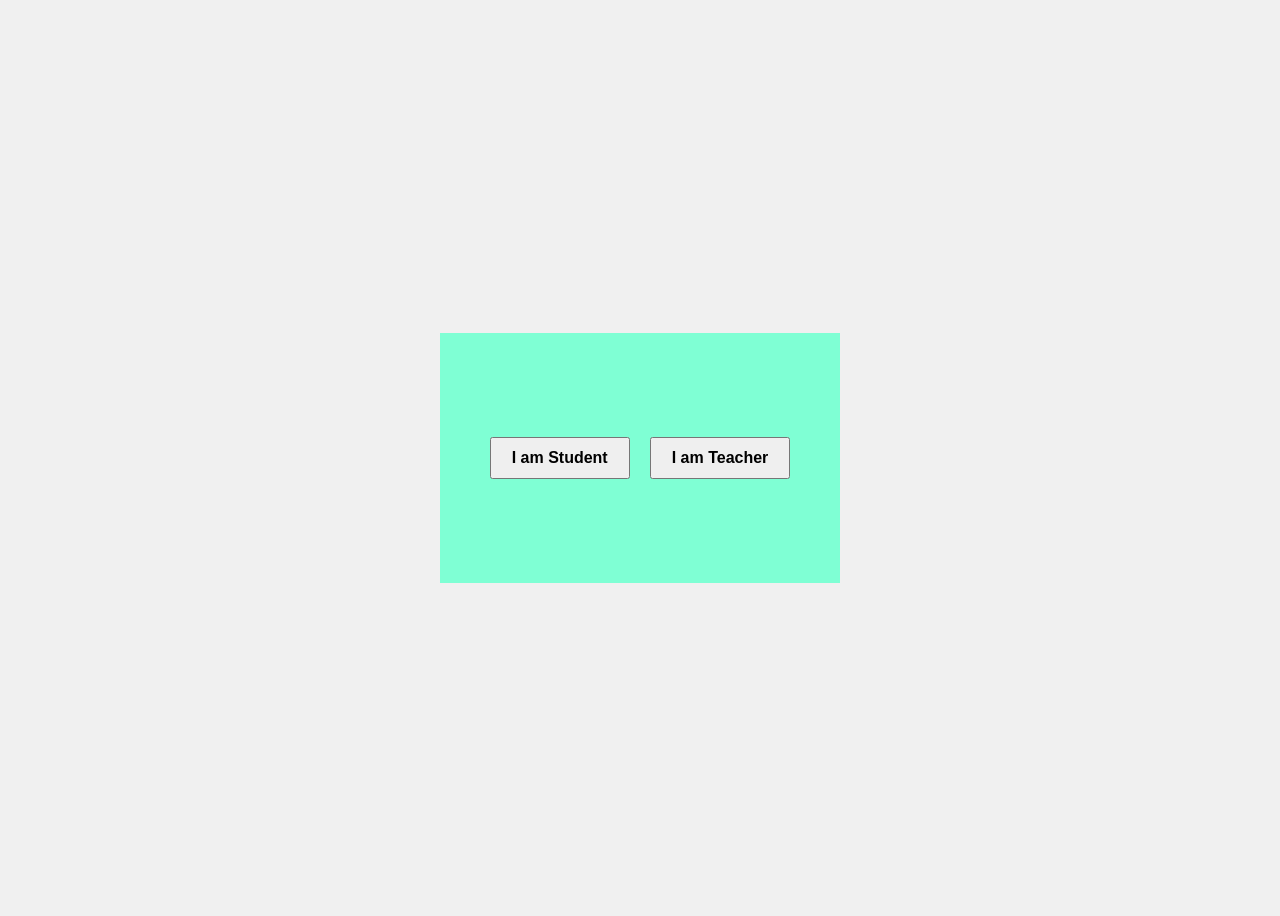
<file: index.html>
<!DOCTYPE html>
<html lang="en">
<head>
    <meta charset="UTF-8">
    <meta name="viewport" content="width=device-width, initial-scale=1.0">
    <title>login</title>
    <style>
        body {
            display: flex;
            justify-content: center;
            align-items: center;
            height: 100vh;
            background-color: #f0f0f0;
        }
        div {
            display: flex;
            justify-content: center;
            align-items: center;
            text-align: center;
            width: 400px;
            height: 250px;
            background-color: aquamarine;
        }
        button {
            padding: 10px 20px;
            margin: 10px;
            font-size: 16px;
            font-weight: bold;
            cursor: pointer;
        }
    </style>
    
</head>
<body>
<div>
    <button id="student">I am Student</button><br>
    <button id="teacher">I am Teacher</button>
</div>
<script>
    document.getElementById('student').addEventListener('click', function() {
        window.location.href = 'student_login.html';
    });

    document.getElementById('teacher').addEventListener('click', function() {
        window.location.href = 'staff_login.html';
    });
</script>
</body>
</html>
</file>
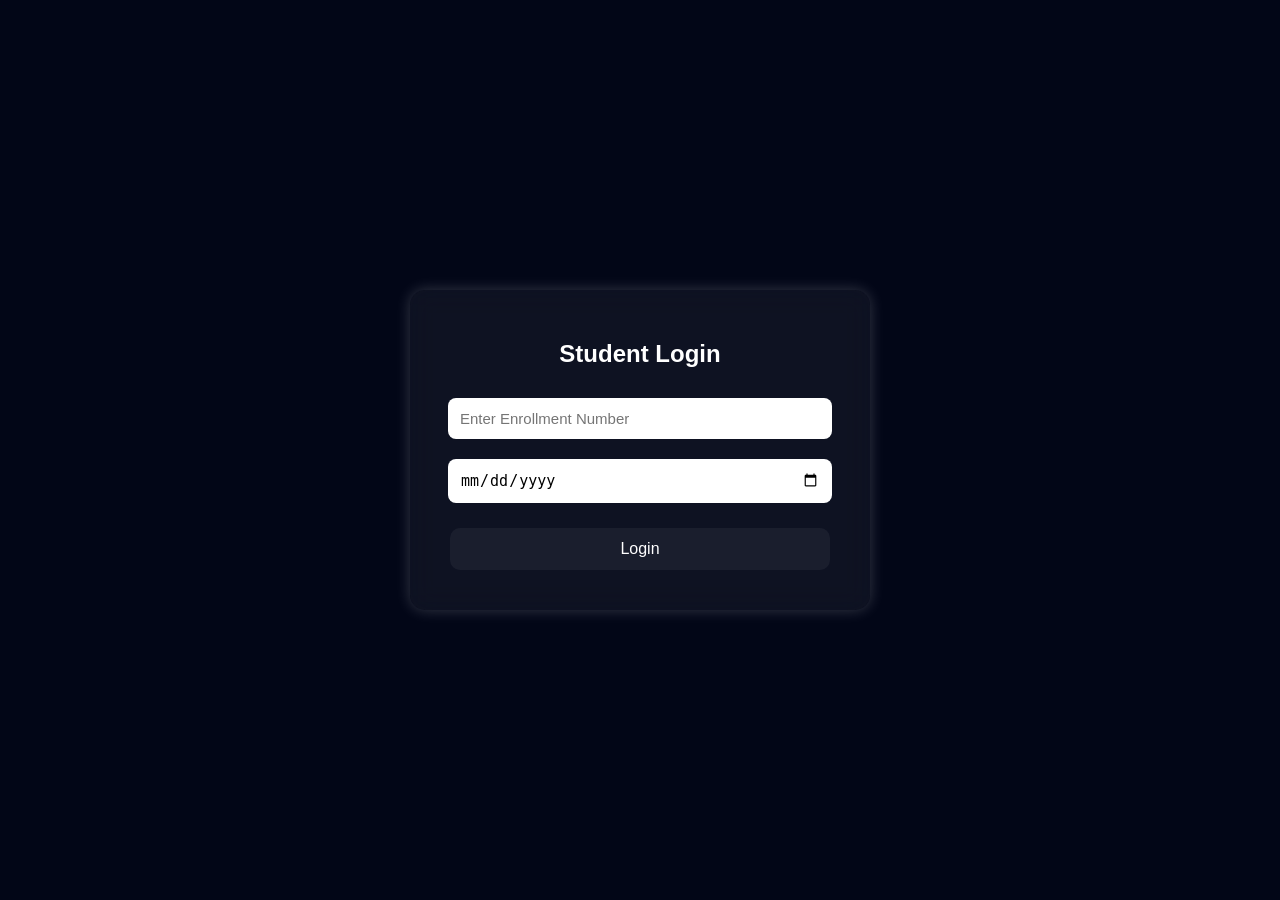
<file: student_login.html>
<!DOCTYPE html>
<html lang="en">

<head>
    <meta charset="UTF-8">
    <meta name="viewport" content="width=device-width, initial-scale=1.0">

    <style>
        body {
            margin: 0;
            font-family: Arial, sans-serif;
            background: #020617;
            display: flex;
            justify-content: center;
            align-items: center;
            height: 100vh;
            overflow: hidden;
        }

        .container {
            width: 100%;
            max-width: 400px;
            padding: 30px;
            border-radius: 15px;
            text-align: center;

            background: rgba(255, 255, 255, 0.05);
            backdrop-filter: blur(12px);
            -webkit-backdrop-filter: blur(12px);

            box-shadow: 0 0 15px rgba(255, 255, 255, 0.2);
        }

        h2 {
            color: white;
            margin-bottom: 20px;
        }

        input {
            width: 90%;
            padding: 12px;
            margin: 10px 0;
            border-radius: 8px;
            border: none;
            outline: none;
            font-size: 15px;
        }

        button {
            width: 95%;
            padding: 12px;
            margin-top: 15px;
            border-radius: 10px;
            border: none;
            background: rgba(255, 255, 255, 0.05);
            color: white;
            font-size: 16px;
            cursor: pointer;
            transition: 0.3s;
        }

        button:hover {
            box-shadow: 0 0 12px rgb(19, 190, 206);
            transform: scale(1.05);
        }

        .error {
            color: red;
            font-size: 14px;
            margin-top: 10px;
        }

        
    </style>

    <title>Student Login</title>
</head>

<body>

    <div class="container">
        <h2> Student Login</h2>

        <input type="text" id="enroll" placeholder="Enter Enrollment Number">
        <input type="date" id="dob">

        <button onclick="login()">Login</button>

        <div class="error" id="errorMsg"></div>
    </div>

 

    <script>
        // Dummy student database (for prototype)

async function login() {
    const enroll = document.getElementById("enroll").value;
    const dob = document.getElementById("dob").value;
    const errorMsg = document.getElementById("errorMsg");

    if (!enroll || !dob) {
        errorMsg.textContent = "Please fill all fields";
        return;
    }

    try {
        // Send data to our Node.js server
        const response = await fetch('http://localhost:3000/login.html', {
            method: 'POST',
            headers: { 'Content-Type': 'application/json' },
            body: JSON.stringify({ enroll, dob })
        });

        const result = await response.json();

        if (result.success) {
            sessionStorage.setItem("studentLoggedIn", "true");
            sessionStorage.setItem("enroll", enroll);
            window.location.href = "../students/student_dashboard.html";
        } else {
            errorMsg.textContent = result.message;
        }
    } catch (err) {
        errorMsg.textContent = "Server is not running!";
    }
}
    </script>

</body>

</html>
</file>
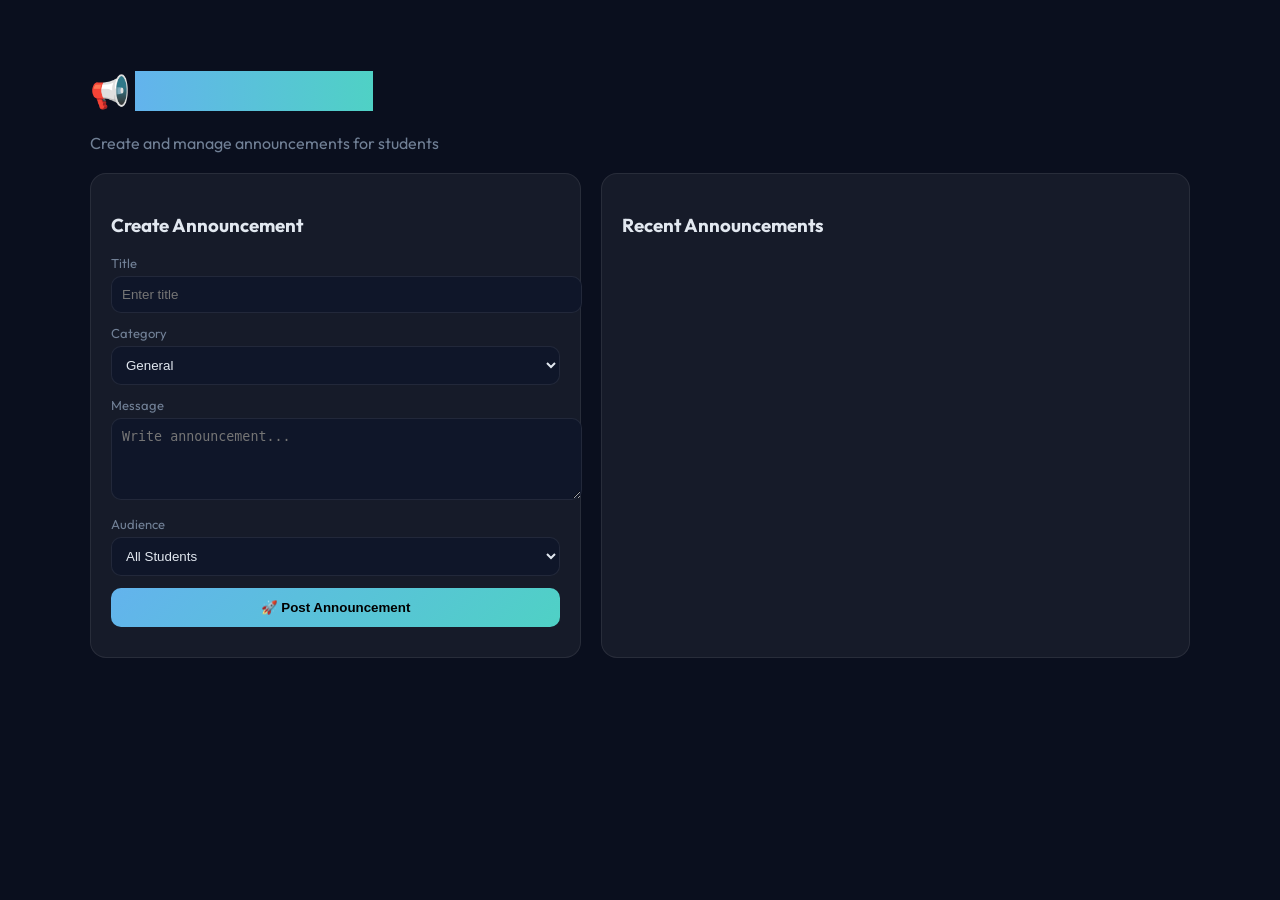
<file: management/announcements_management.html>
<!DOCTYPE html>
<html lang="en">

<head>
    <meta charset="UTF-8">
    <meta name="viewport" content="width=device-width, initial-scale=1.0">
    <title>GOATECH – Announcements</title>

    <link
        href="https://fonts.googleapis.com/css2?family=Outfit:wght@300;400;600;700&family=JetBrains+Mono:wght@400;600&display=swap"
        rel="stylesheet">

    <style>
        :root {
            --bg: #0a0f1e;
            --bg2: #0f1629;
            --card: rgba(255, 255, 255, 0.05);
            --border: rgba(255, 255, 255, 0.08);

            --blue: #63b3ed;
            --teal: #4fd1c5;
            --purple: #b794f4;
            --pink: #f687b3;
            --green: #68d391;
            --red: #fc8181;

            --text: #e2e8f0;
            --muted: #718096;
        }

        body {
            margin: 0;
            font-family: 'Outfit', sans-serif;
            background: var(--bg);
            color: var(--text);
        }

        /* Layout */
        .container {
            max-width: 1100px;
            margin: 30px auto;
            padding: 20px;
        }

        /* Header */
        .header {
            margin-bottom: 20px;
        }

        .header h1 span {
            background: linear-gradient(90deg, var(--blue), var(--teal));
            -webkit-text-fill-color: transparent;
        }

        /* Grid */
        .grid {
            display: grid;
            grid-template-columns: 1fr 1.2fr;
            gap: 20px;
        }

        /* Card */
        .card {
            background: var(--card);
            border: 1px solid var(--border);
            border-radius: 16px;
            padding: 20px;
        }

        /* Form */
        label {
            font-size: 13px;
            color: var(--muted);
            margin-bottom: 5px;
            display: block;
        }

        input,
        select,
        textarea {
            width: 100%;
            padding: 10px;
            border-radius: 10px;
            border: 1px solid var(--border);
            background: var(--bg2);
            color: var(--text);
            margin-bottom: 12px;
            outline: none;
        }

        input:focus,
        textarea:focus,
        select:focus {
            border-color: var(--blue);
        }

        /* Button */
        .btn {
            width: 100%;
            padding: 12px;
            border: none;
            border-radius: 10px;
            background: linear-gradient(135deg, var(--blue), var(--teal));
            color: #000;
            font-weight: 700;
            cursor: pointer;
        }

        .btn:hover {
            opacity: 0.9;
        }

        /* Announcement list */
        .announcement {
            border: 1px solid var(--border);
            padding: 15px;
            border-radius: 12px;
            margin-bottom: 12px;
            background: var(--bg2);
        }

        .announcement h3 {
            margin: 0;
            font-size: 16px;
        }

        .announcement p {
            font-size: 13px;
            color: var(--muted);
            margin: 6px 0;
        }

        .meta {
            font-size: 11px;
            font-family: 'JetBrains Mono', monospace;
            color: var(--blue);
        }

        /* Tags */
        .tag {
            display: inline-block;
            font-size: 10px;
            padding: 3px 8px;
            border-radius: 10px;
            background: rgba(99, 179, 237, 0.15);
            color: var(--blue);
            margin-top: 5px;
        }

        /* Message */
        .msg {
            text-align: center;
            margin-top: 10px;
            font-size: 13px;
        }
    </style>
</head>

<body>

    <div class="container">

        <div class="header">
            <h1>📢 <span>Announcements</span></h1>
            <p style="color:var(--muted)">Create and manage announcements for students</p>
        </div>

        <div class="grid">

            <!-- Create Announcement -->
            <div class="card">
                <h3>Create Announcement</h3>

                <label>Title</label>
                <input type="text" id="title" placeholder="Enter title">

                <label>Category</label>
                <select id="category">
                    <option>General</option>
                    <option>Exam</option>
                    <option>Event</option>
                    <option>Urgent</option>
                </select>

                <label>Message</label>
                <textarea id="message" rows="4" placeholder="Write announcement..."></textarea>

                <label>Audience</label>
                <select id="audience">
                    <option>All Students</option>
                    <option>CSE</option>
                    <option>ECE</option>
                    <option>IT</option>
                </select>

                <button class="btn" onclick="postAnnouncement()">🚀 Post Announcement</button>

                <div id="msg" class="msg"></div>
            </div>

            <!-- Announcement Feed -->
            <div class="card">
                <h3>Recent Announcements</h3>

                <div id="feed"></div>

            </div>

        </div>

    </div>

    <script>

        function postAnnouncement() {
            const title = document.getElementById("title").value;
            const message = document.getElementById("message").value;
            const category = document.getElementById("category").value;
            const audience = document.getElementById("audience").value;
            const msgBox = document.getElementById("msg");

            if (!title || !message) {
                msgBox.style.color = "var(--red)";
                msgBox.textContent = "⚠ Fill all fields!";
                return;
            }

            const feed = document.getElementById("feed");

            const date = new Date().toLocaleString();

            feed.innerHTML =
                `<div class="announcement">
        <h3>${title}</h3>
        <p>${message}</p>
        <div class="meta">${date} • ${audience}</div>
        <div class="tag">${category}</div>
    </div>` + feed.innerHTML;

            msgBox.style.color = "var(--green)";
            msgBox.textContent = "✔ Announcement Posted!";

            document.getElementById("title").value = "";
            document.getElementById("message").value = "";

            setTimeout(() => msgBox.textContent = "", 3000);
        }

    </script>

</body>

</html>
</file>
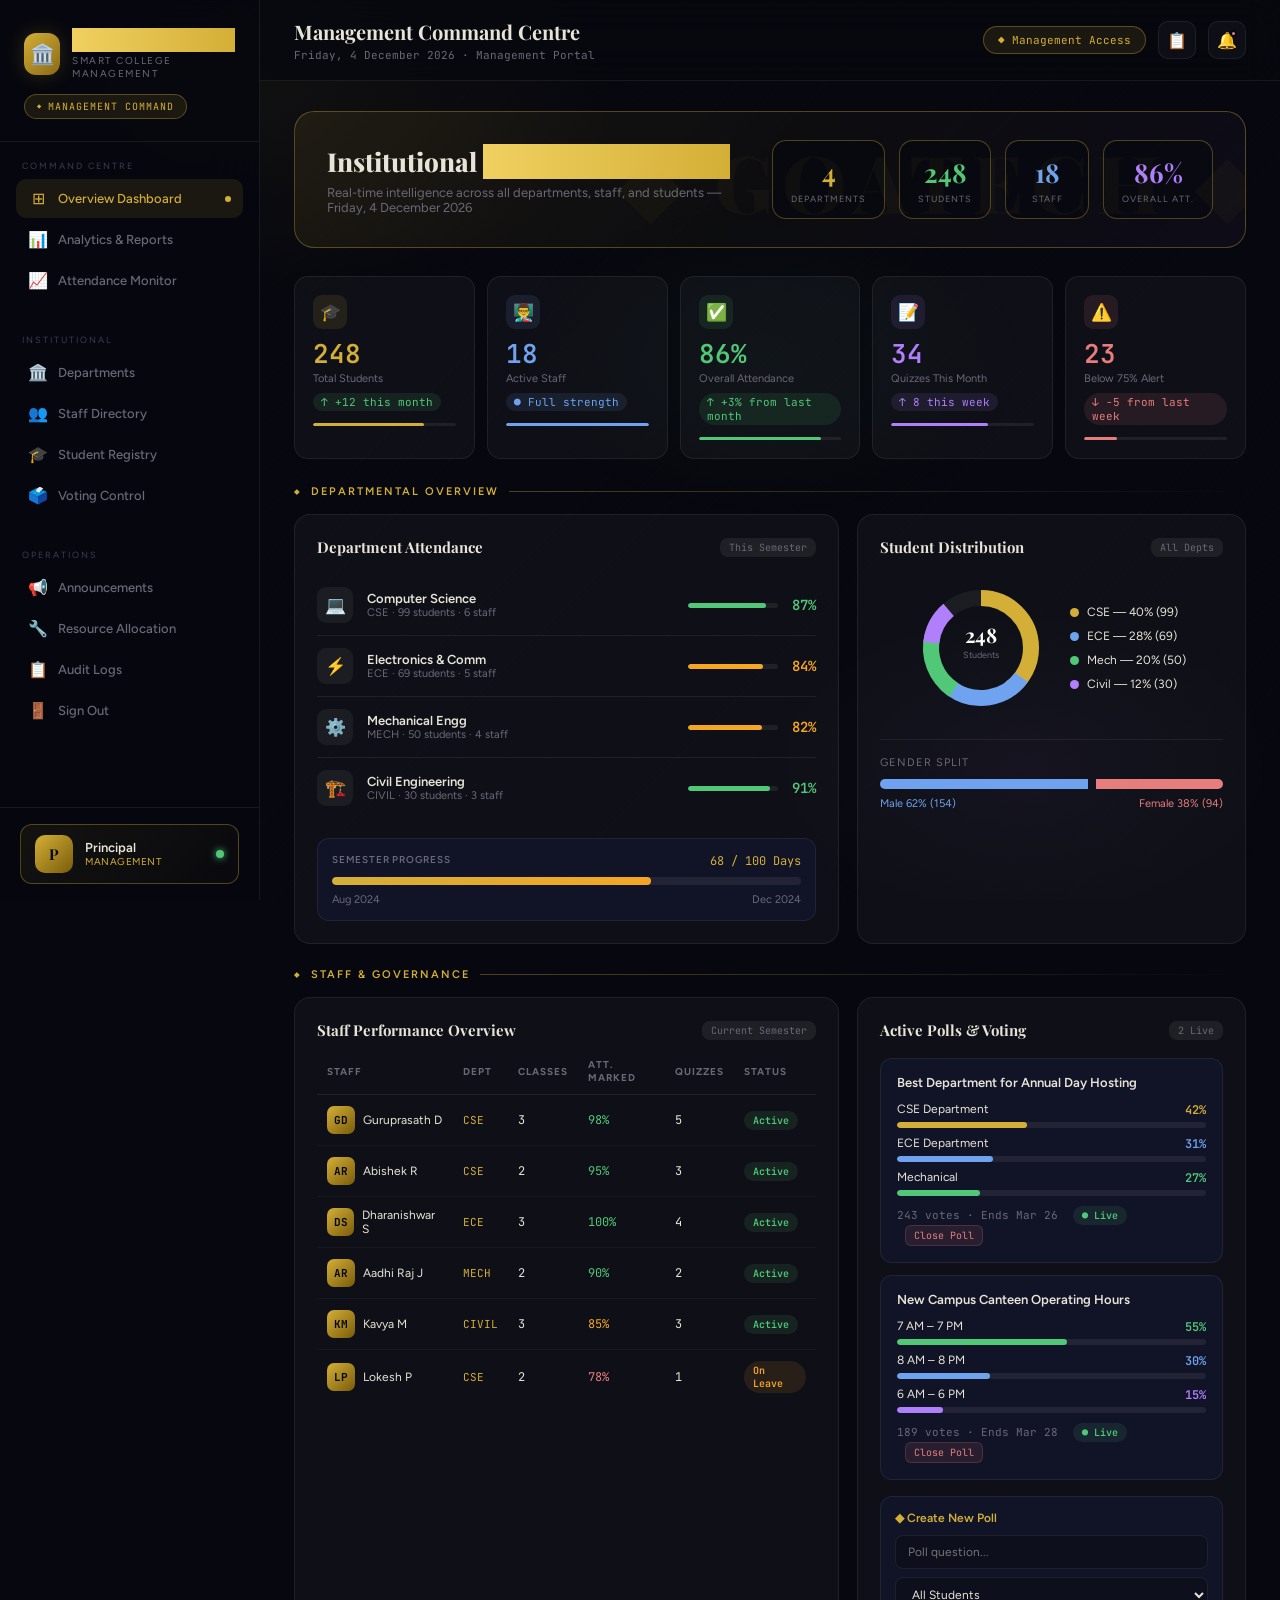
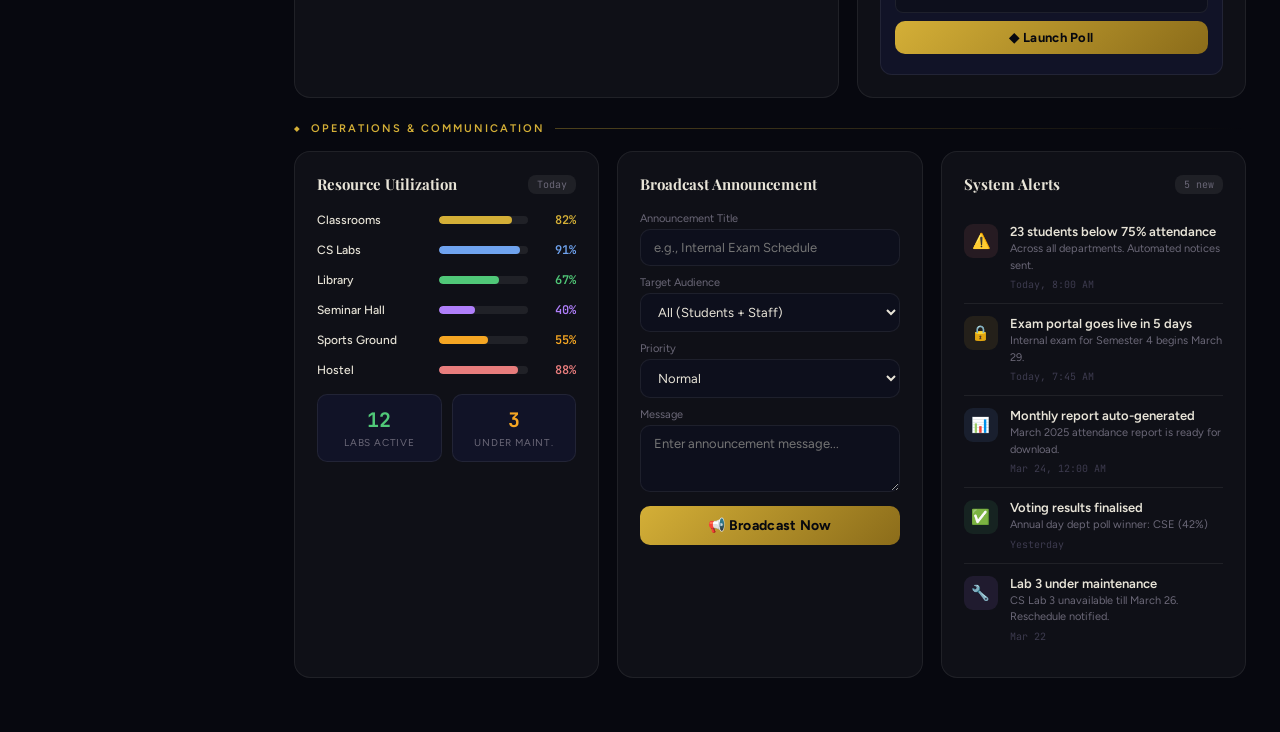
<file: management/dashboard.html>
<!DOCTYPE html>
<html lang="en">

<head>
    <meta charset="UTF-8">
    <meta name="viewport" content="width=device-width, initial-scale=1.0">
    <title>GOATECH – Management Dashboard</title>
    <link
        href="https://fonts.googleapis.com/css2?family=Playfair+Display:wght@600;700;800&family=Figtree:wght@300;400;500;600;700&family=JetBrains+Mono:wght@400;500;600&display=swap"
        rel="stylesheet">
    <style>
        :root {
            --bg: #07080f;
            --bg2: #0d0f1c;
            --bg3: #111327;
            --surface: rgba(255, 255, 255, 0.035);
            --surface2: rgba(255, 255, 255, 0.065);
            --border: rgba(255, 255, 255, 0.07);
            --border-gold: rgba(212, 175, 55, 0.35);

            --gold: #d4af37;
            --gold-light: #f0d060;
            --gold-dim: rgba(212, 175, 55, 0.1);
            --gold-glow: rgba(212, 175, 55, 0.25);

            --emerald: #50c878;
            --emerald-dim: rgba(80, 200, 120, 0.1);
            --rose: #e87d7d;
            --rose-dim: rgba(232, 125, 125, 0.1);
            --sapphire: #6fa3ef;
            --sapphire-dim: rgba(111, 163, 239, 0.1);
            --violet: #b07ffb;
            --violet-dim: rgba(176, 127, 251, 0.1);
            --amber: #f5a623;

            --text: #e8e4d8;
            --muted: #6b6878;
            --muted2: #3d3b4f;
        }

        * {
            box-sizing: border-box;
            margin: 0;
            padding: 0;
        }

        body {
            font-family: 'Figtree', sans-serif;
            background: var(--bg);
            color: var(--text);
            min-height: 100vh;
            overflow-x: hidden;
        }

        /* Luxury ambient */
        body::before {
            content: '';
            position: fixed;
            inset: 0;
            z-index: 0;
            background:
                radial-gradient(ellipse 50% 40% at 20% 10%, rgba(212, 175, 55, 0.05) 0%, transparent 60%),
                radial-gradient(ellipse 40% 35% at 80% 85%, rgba(176, 127, 251, 0.04) 0%, transparent 55%),
                radial-gradient(ellipse 35% 30% at 60% 40%, rgba(80, 200, 120, 0.03) 0%, transparent 60%);
            pointer-events: none;
        }

        /* Diagonal line texture */
        body::after {
            content: '';
            position: fixed;
            inset: 0;
            z-index: 0;
            background-image: repeating-linear-gradient(-45deg,
                    transparent,
                    transparent 30px,
                    rgba(212, 175, 55, 0.012) 30px,
                    rgba(212, 175, 55, 0.012) 31px);
            pointer-events: none;
        }

        .layout {
            display: flex;
            min-height: 100vh;
            position: relative;
            z-index: 1;
        }

        /* ── SIDEBAR ── */
        .sidebar {
            width: 260px;
            flex-shrink: 0;
            background: rgba(7, 8, 15, 0.92);
            border-right: 1px solid var(--border);
            display: flex;
            flex-direction: column;
            position: sticky;
            top: 0;
            height: 100vh;
            overflow-y: auto;
            backdrop-filter: blur(30px);
        }

        .sb-head {
            padding: 28px 24px 22px;
            border-bottom: 1px solid var(--border);
        }

        .sb-emblem {
            display: flex;
            align-items: center;
            gap: 12px;
            margin-bottom: 14px;
        }

        .emblem-icon {
            width: 42px;
            height: 42px;
            background: linear-gradient(135deg, var(--gold), #8b6914);
            border-radius: 12px;
            display: flex;
            align-items: center;
            justify-content: center;
            font-size: 20px;
            box-shadow: 0 0 20px rgba(212, 175, 55, 0.2);
        }

        .emblem-text {
            display: flex;
            flex-direction: column;
        }

        .brand-name {
            font-family: 'Playfair Display', serif;
            font-size: 18px;
            font-weight: 800;
            background: linear-gradient(90deg, var(--gold-light), var(--gold));
            -webkit-text-fill-color: transparent;
            letter-spacing: 1px;
        }

        .brand-sub {
            font-size: 10px;
            color: var(--muted);
            letter-spacing: 1.5px;
            text-transform: uppercase;
            margin-top: 2px;
        }

        .mgmt-chip {
            display: inline-flex;
            align-items: center;
            gap: 6px;
            font-size: 10px;
            font-family: 'JetBrains Mono', monospace;
            color: var(--gold);
            background: var(--gold-dim);
            border: 1px solid var(--border-gold);
            padding: 5px 12px;
            border-radius: 20px;
            text-transform: uppercase;
            letter-spacing: 1px;
        }

        .mgmt-chip::before {
            content: '◆';
            font-size: 7px;
        }

        .nav-section {
            padding: 18px 16px 0;
        }

        .nav-label {
            font-size: 9px;
            text-transform: uppercase;
            letter-spacing: 2px;
            color: var(--muted2);
            padding: 0 6px;
            margin-bottom: 8px;
        }

        .nav-item {
            display: flex;
            align-items: center;
            gap: 10px;
            padding: 10px 12px;
            border-radius: 10px;
            cursor: pointer;
            font-size: 13px;
            font-weight: 500;
            color: var(--muted);
            transition: all 0.2s;
            margin-bottom: 2px;
            text-decoration: none;
        }

        .nav-item:hover {
            background: var(--surface2);
            color: var(--text);
        }

        .nav-item.active {
            background: var(--gold-dim);
            color: var(--gold);
        }

        .nav-item .icon {
            font-size: 16px;
            width: 20px;
            text-align: center;
        }

        .nav-pip {
            margin-left: auto;
            width: 6px;
            height: 6px;
            border-radius: 50%;
            background: var(--gold);
        }

        .sb-profile {
            margin-top: auto;
            padding: 16px 20px;
            border-top: 1px solid var(--border);
        }

        .profile-row {
            display: flex;
            align-items: center;
            gap: 12px;
            padding: 10px 14px;
            background: linear-gradient(135deg, rgba(212, 175, 55, 0.07), rgba(212, 175, 55, 0.02));
            border: 1px solid var(--border-gold);
            border-radius: 12px;
        }

        .mgmt-avatar {
            width: 38px;
            height: 38px;
            border-radius: 10px;
            background: linear-gradient(135deg, var(--gold), #7a5c0a);
            display: flex;
            align-items: center;
            justify-content: center;
            font-family: 'Playfair Display', serif;
            font-weight: 700;
            font-size: 15px;
            color: var(--bg);
        }

        .pr-info .pr-name {
            font-size: 13px;
            font-weight: 600;
        }

        .pr-info .pr-role {
            font-size: 10px;
            color: var(--gold);
            letter-spacing: 0.5px;
            text-transform: uppercase;
        }

        .pr-dot {
            margin-left: auto;
            width: 8px;
            height: 8px;
            background: var(--emerald);
            border-radius: 50%;
            box-shadow: 0 0 7px var(--emerald);
        }

        /* ── MAIN ── */
        .main {
            flex: 1;
            display: flex;
            flex-direction: column;
            min-width: 0;
        }

        .topbar {
            display: flex;
            align-items: center;
            justify-content: space-between;
            padding: 18px 34px;
            border-bottom: 1px solid var(--border);
            background: rgba(7, 8, 15, 0.75);
            backdrop-filter: blur(20px);
            position: sticky;
            top: 0;
            z-index: 10;
        }

        .tb-left .tb-title {
            font-family: 'Playfair Display', serif;
            font-size: 20px;
            font-weight: 700;
        }

        .tb-left .tb-sub {
            font-size: 11px;
            color: var(--muted);
            font-family: 'JetBrains Mono', monospace;
            margin-top: 3px;
        }

        .tb-right {
            display: flex;
            align-items: center;
            gap: 12px;
        }

        .tb-tag {
            font-size: 11px;
            font-family: 'JetBrains Mono', monospace;
            color: var(--gold);
            background: var(--gold-dim);
            border: 1px solid var(--border-gold);
            padding: 6px 14px;
            border-radius: 20px;
        }

        .tb-icon {
            width: 38px;
            height: 38px;
            background: var(--surface);
            border: 1px solid var(--border);
            border-radius: 10px;
            display: flex;
            align-items: center;
            justify-content: center;
            cursor: pointer;
            font-size: 16px;
            transition: border-color 0.2s;
            position: relative;
        }

        .tb-icon:hover {
            border-color: var(--gold);
        }

        .tb-icon .pip {
            position: absolute;
            top: 8px;
            right: 8px;
            width: 7px;
            height: 7px;
            background: var(--rose);
            border-radius: 50%;
            border: 2px solid var(--bg);
        }

        /* ── CONTENT ── */
        .content {
            padding: 30px 34px;
        }

        @keyframes fadeUp {
            from {
                opacity: 0;
                transform: translateY(12px);
            }

            to {
                opacity: 1;
                transform: translateY(0);
            }
        }

        /* Command banner */
        .cmd-banner {
            border-radius: 20px;
            border: 1px solid var(--border-gold);
            background: linear-gradient(130deg, rgba(212, 175, 55, 0.09) 0%, rgba(212, 175, 55, 0.03) 50%, rgba(176, 127, 251, 0.04) 100%);
            padding: 28px 32px;
            margin-bottom: 28px;
            display: flex;
            align-items: center;
            justify-content: space-between;
            gap: 20px;
            animation: fadeUp 0.3s ease both;
            position: relative;
            overflow: hidden;
        }

        .cmd-banner::before {
            content: '◆ GOATECH ◆';
            position: absolute;
            right: -20px;
            top: 50%;
            transform: translateY(-50%);
            font-family: 'Playfair Display', serif;
            font-size: 80px;
            font-weight: 800;
            color: rgba(212, 175, 55, 0.04);
            white-space: nowrap;
            pointer-events: none;
            letter-spacing: 8px;
        }

        .cmd-banner h1 {
            font-family: 'Playfair Display', serif;
            font-size: 26px;
            font-weight: 800;
            margin-bottom: 6px;
        }

        .cmd-banner h1 em {
            font-style: normal;
            background: linear-gradient(90deg, var(--gold-light), var(--gold));
            -webkit-text-fill-color: transparent;
        }

        .cmd-banner p {
            font-size: 13px;
            color: var(--muted);
        }

        .kpi-strip {
            display: flex;
            gap: 14px;
            flex-shrink: 0;
        }

        .kpi {
            background: rgba(7, 8, 15, 0.6);
            border: 1px solid var(--border-gold);
            border-radius: 14px;
            padding: 14px 18px;
            text-align: center;
            min-width: 84px;
        }

        .kpi .kv {
            font-family: 'Playfair Display', serif;
            font-size: 26px;
            font-weight: 700;
        }

        .kpi .kl {
            font-size: 9px;
            color: var(--muted);
            text-transform: uppercase;
            letter-spacing: 1px;
            margin-top: 3px;
        }

        /* Metric cards */
        .metrics-grid {
            display: grid;
            grid-template-columns: repeat(5, 1fr);
            gap: 12px;
            margin-bottom: 26px;
        }

        .mcard {
            background: var(--surface);
            border: 1px solid var(--border);
            border-radius: 14px;
            padding: 18px;
            transition: border-color 0.2s, transform 0.2s;
            animation: fadeUp 0.4s ease both;
            cursor: default;
        }

        .mcard:hover {
            border-color: var(--border-gold);
            transform: translateY(-2px);
        }

        .mcard .mc-icon {
            width: 34px;
            height: 34px;
            border-radius: 9px;
            display: flex;
            align-items: center;
            justify-content: center;
            font-size: 17px;
            margin-bottom: 12px;
        }

        .mcard .mc-val {
            font-family: 'JetBrains Mono', monospace;
            font-size: 26px;
            font-weight: 600;
            line-height: 1;
        }

        .mcard .mc-label {
            font-size: 11px;
            color: var(--muted);
            margin-top: 5px;
        }

        .mcard .mc-delta {
            font-size: 11px;
            font-family: 'JetBrains Mono', monospace;
            margin-top: 8px;
            display: inline-flex;
            align-items: center;
            gap: 4px;
            padding: 2px 8px;
            border-radius: 20px;
        }

        .mc-bar {
            height: 3px;
            background: var(--border);
            border-radius: 3px;
            margin-top: 12px;
            overflow: hidden;
        }

        .mc-fill {
            height: 100%;
            border-radius: 3px;
        }

        /* Section header */
        .sh {
            font-size: 11px;
            font-weight: 600;
            color: var(--gold);
            text-transform: uppercase;
            letter-spacing: 2px;
            margin-bottom: 16px;
            display: flex;
            align-items: center;
            gap: 10px;
        }

        .sh::before {
            content: '◆';
            font-size: 7px;
        }

        .sh::after {
            content: '';
            flex: 1;
            height: 1px;
            background: linear-gradient(90deg, var(--border-gold), transparent);
        }

        /* Cards */
        .card {
            background: var(--surface);
            border: 1px solid var(--border);
            border-radius: 16px;
            padding: 22px;
            animation: fadeUp 0.4s ease both;
        }

        .card-h {
            display: flex;
            align-items: center;
            justify-content: space-between;
            margin-bottom: 18px;
        }

        .card-h .ch-title {
            font-family: 'Playfair Display', serif;
            font-size: 15px;
            font-weight: 700;
        }

        .card-h .ch-tag {
            font-size: 10px;
            font-family: 'JetBrains Mono', monospace;
            color: var(--muted);
            background: var(--surface2);
            padding: 3px 9px;
            border-radius: 8px;
        }

        /* Grid layouts */
        .g2 {
            display: grid;
            grid-template-columns: 1fr 1fr;
            gap: 18px;
            margin-bottom: 24px;
        }

        .g3 {
            display: grid;
            grid-template-columns: 1fr 1fr 1fr;
            gap: 18px;
            margin-bottom: 24px;
        }

        .g13 {
            display: grid;
            grid-template-columns: 1.4fr 1fr;
            gap: 18px;
            margin-bottom: 24px;
        }

        /* Department rows */
        .dept-row {
            display: flex;
            align-items: center;
            gap: 14px;
            padding: 12px 0;
            border-bottom: 1px solid var(--border);
        }

        .dept-row:last-child {
            border-bottom: none;
        }

        .dept-badge {
            width: 36px;
            height: 36px;
            border-radius: 9px;
            display: flex;
            align-items: center;
            justify-content: center;
            font-size: 17px;
            flex-shrink: 0;
        }

        .dept-name {
            flex: 1;
        }

        .dept-name .dn {
            font-size: 13px;
            font-weight: 600;
        }

        .dept-name .ds {
            font-size: 11px;
            color: var(--muted);
        }

        .dept-att {
            font-family: 'JetBrains Mono', monospace;
            font-size: 14px;
            font-weight: 600;
        }

        .dept-bar-wrap {
            width: 90px;
        }

        .dept-mini-bar {
            height: 5px;
            background: var(--border);
            border-radius: 4px;
            overflow: hidden;
        }

        .dept-mini-fill {
            height: 100%;
            border-radius: 4px;
        }

        /* Analytics donut SVG */
        .donut-section {
            display: flex;
            align-items: center;
            justify-content: center;
            gap: 24px;
            padding: 8px 0;
        }

        .donut-leg {
            display: flex;
            flex-direction: column;
            gap: 10px;
        }

        .leg-row {
            display: flex;
            align-items: center;
            gap: 8px;
            font-size: 12px;
        }

        .leg-dot {
            width: 9px;
            height: 9px;
            border-radius: 50%;
            flex-shrink: 0;
        }

        /* Vote card */
        .vote-item {
            background: var(--bg3);
            border: 1px solid var(--border);
            border-radius: 12px;
            padding: 16px;
            margin-bottom: 12px;
        }

        .vote-item:last-child {
            margin-bottom: 0;
        }

        .vote-q {
            font-size: 13px;
            font-weight: 600;
            margin-bottom: 12px;
        }

        .vote-opt {
            margin-bottom: 8px;
        }

        .vote-opt .vo-label {
            display: flex;
            justify-content: space-between;
            font-size: 12px;
            margin-bottom: 4px;
        }

        .vote-opt .vo-bar {
            height: 6px;
            background: var(--border);
            border-radius: 6px;
            overflow: hidden;
        }

        .vote-opt .vo-fill {
            height: 100%;
            border-radius: 6px;
        }

        .vote-meta {
            font-size: 11px;
            color: var(--muted);
            font-family: 'JetBrains Mono', monospace;
            margin-top: 10px;
        }

        .status-pill {
            display: inline-block;
            font-size: 10px;
            padding: 3px 9px;
            border-radius: 20px;
            font-weight: 600;
            font-family: 'JetBrains Mono', monospace;
        }

        /* Staff table */
        .data-table {
            width: 100%;
            border-collapse: collapse;
        }

        .data-table th {
            font-size: 10px;
            text-transform: uppercase;
            letter-spacing: 1px;
            color: var(--muted);
            text-align: left;
            padding: 0 10px 10px;
            border-bottom: 1px solid var(--border);
        }

        .data-table td {
            padding: 11px 10px;
            font-size: 12px;
            border-bottom: 1px solid rgba(255, 255, 255, 0.03);
        }

        .data-table tr:last-child td {
            border-bottom: none;
        }

        .data-table tr:hover td {
            background: var(--surface2);
        }

        .tbl-avatar {
            width: 28px;
            height: 28px;
            border-radius: 7px;
            background: linear-gradient(135deg, var(--gold), #7a5c0a);
            display: inline-flex;
            align-items: center;
            justify-content: center;
            font-size: 11px;
            font-weight: 700;
            color: var(--bg);
            font-family: 'JetBrains Mono', monospace;
        }

        .tbl-name {
            display: flex;
            align-items: center;
            gap: 8px;
        }

        /* Announcement composer */
        .ann-form input,
        .ann-form select,
        .ann-form textarea {
            width: 100%;
            padding: 10px 13px;
            border-radius: 10px;
            border: 1px solid var(--border);
            background: var(--bg2);
            color: var(--text);
            font-size: 13px;
            font-family: 'Figtree', sans-serif;
            outline: none;
            margin-bottom: 10px;
            transition: border-color 0.2s;
        }

        .ann-form input:focus,
        .ann-form select:focus,
        .ann-form textarea:focus {
            border-color: var(--gold);
        }

        .ann-form label {
            font-size: 11px;
            color: var(--muted);
            display: block;
            margin-bottom: 4px;
        }

        .gold-btn {
            width: 100%;
            padding: 11px;
            border-radius: 10px;
            border: none;
            background: linear-gradient(135deg, var(--gold), #8b6c1a);
            color: var(--bg);
            font-size: 14px;
            font-weight: 700;
            font-family: 'Figtree', sans-serif;
            cursor: pointer;
            transition: opacity 0.2s, transform 0.15s;
            letter-spacing: 0.3px;
        }

        .gold-btn:hover {
            opacity: 0.88;
            transform: scale(1.01);
        }

        /* Recent alerts */
        .alert-item {
            display: flex;
            gap: 12px;
            padding: 12px 0;
            border-bottom: 1px solid var(--border);
        }

        .alert-item:last-child {
            border-bottom: none;
        }

        .alert-icon {
            width: 34px;
            height: 34px;
            border-radius: 9px;
            display: flex;
            align-items: center;
            justify-content: center;
            font-size: 15px;
            flex-shrink: 0;
        }

        .alert-body .ab-title {
            font-size: 13px;
            font-weight: 600;
        }

        .alert-body .ab-desc {
            font-size: 11px;
            color: var(--muted);
            margin-top: 2px;
            line-height: 1.5;
        }

        .alert-body .ab-time {
            font-size: 10px;
            color: var(--muted2);
            font-family: 'JetBrains Mono', monospace;
            margin-top: 4px;
        }

        /* KPI trend line (SVG mini chart) */
        .mini-chart {
            display: block;
            margin-top: 8px;
        }

        /* Resource utilization bars */
        .res-row {
            display: flex;
            align-items: center;
            gap: 12px;
            margin-bottom: 14px;
        }

        .res-label {
            font-size: 12px;
            font-weight: 500;
            width: 110px;
            flex-shrink: 0;
        }

        .res-bar {
            flex: 1;
            height: 8px;
            background: var(--border);
            border-radius: 8px;
            overflow: hidden;
        }

        .res-fill {
            height: 100%;
            border-radius: 8px;
            transition: width 1.2s ease;
        }

        .res-pct {
            font-family: 'JetBrains Mono', monospace;
            font-size: 12px;
            font-weight: 600;
            width: 36px;
            text-align: right;
            flex-shrink: 0;
        }

        /* Scrollbar */
        ::-webkit-scrollbar {
            width: 4px;
        }

        ::-webkit-scrollbar-track {
            background: transparent;
        }

        ::-webkit-scrollbar-thumb {
            background: var(--border-gold);
            border-radius: 4px;
        }

        /* Responsive */
        @media (max-width: 1200px) {
            .metrics-grid {
                grid-template-columns: repeat(3, 1fr);
            }
        }

        @media (max-width: 1000px) {

            .g2,
            .g3,
            .g13 {
                grid-template-columns: 1fr;
            }
        }

        @media (max-width: 768px) {
            .sidebar {
                display: none;
            }

            .content {
                padding: 18px;
            }

            .topbar {
                padding: 14px 18px;
            }

            .kpi-strip {
                display: none;
            }
        }
    </style>
</head>

<body>

    <div class="layout">

        <!-- ── SIDEBAR ── -->
        <aside class="sidebar">
            <div class="sb-head">
                <div class="sb-emblem">
                    <div class="emblem-icon">🏛️</div>
                    <div class="emblem-text">
                        <div class="brand-name">GOATECH</div>
                        <div class="brand-sub">Smart College Management</div>
                    </div>
                </div>
                <div class="mgmt-chip">Management Command</div>
            </div>

            <nav class="nav-section">
                <div class="nav-label">Command Centre</div>
                <a class="nav-item active" href="#">
                    <span class="icon">⊞</span> Overview Dashboard <div class="nav-pip"></div>
                </a>
                <a class="nav-item" href="#">
                    <span class="icon">📊</span> Analytics & Reports
                </a>
                <a class="nav-item" href="#">
                    <span class="icon">📈</span> Attendance Monitor
                </a>
            </nav>

            <nav class="nav-section" style="margin-top:14px;">
                <div class="nav-label">Institutional</div>
                <a class="nav-item" href="#">
                    <span class="icon">🏛️</span> Departments
                </a>
                <a class="nav-item" href="#">
                    <span class="icon">👥</span> Staff Directory
                </a>
                <a class="nav-item" href="#">
                    <span class="icon">🎓</span> Student Registry
                </a>
                <a class="nav-item" href="#">
                    <span class="icon">🗳️</span> Voting Control
                </a>
            </nav>

            <nav class="nav-section" style="margin-top:14px;">
                <div class="nav-label">Operations</div>
                <a class="nav-item" href="announcements_management.html">
                    <span class="icon">📢</span> Announcements
                </a>
                <a class="nav-item" href="#">
                    <span class="icon">🔧</span> Resource Allocation
                </a>
                <a class="nav-item" href="#">
                    <span class="icon">📋</span> Audit Logs
                </a>
                <a class="nav-item" href="management_login.html" onclick="sessionStorage.clear()">
                    <span class="icon">🚪</span> Sign Out
                </a>
            </nav>

            <div class="sb-profile">
                <div class="profile-row">
                    <div class="mgmt-avatar">P</div>
                    <div class="pr-info">
                        <div class="pr-name">Principal</div>
                        <div class="pr-role">Management</div>
                    </div>
                    <div class="pr-dot"></div>
                </div>
            </div>
        </aside>

        <!-- ── MAIN ── -->
        <div class="main">

            <!-- Topbar -->
            <header class="topbar">
                <div class="tb-left">
                    <div class="tb-title">Management Command Centre</div>
                    <div class="tb-sub" id="dateDisplay">Loading...</div>
                </div>
                <div class="tb-right">
                    <div class="tb-tag">◆ Management Access</div>
                    <div class="tb-icon">📋</div>
                    <div class="tb-icon">🔔<div class="pip"></div>
                    </div>
                </div>
            </header>

            <!-- Content -->
            <div class="content">

                <!-- Command Banner -->
                <div class="cmd-banner">
                    <div>
                        <h1>Institutional <em>Command Overview</em></h1>
                        <p id="bannerSub">Real-time intelligence across all departments, staff, and students — <span
                                id="todayFull"></span></p>
                    </div>
                    <div class="kpi-strip">
                        <div class="kpi">
                            <div class="kv" style="color:var(--gold)">4</div>
                            <div class="kl">Departments</div>
                        </div>
                        <div class="kpi">
                            <div class="kv" style="color:var(--emerald)">248</div>
                            <div class="kl">Students</div>
                        </div>
                        <div class="kpi">
                            <div class="kv" style="color:var(--sapphire)">18</div>
                            <div class="kl">Staff</div>
                        </div>
                        <div class="kpi">
                            <div class="kv" style="color:var(--violet)">86%</div>
                            <div class="kl">Overall Att.</div>
                        </div>
                    </div>
                </div>

                <!-- Metrics grid -->
                <div class="metrics-grid">
                    <div class="mcard" style="animation-delay:0.05s">
                        <div class="mc-icon" style="background:var(--gold-dim)">🎓</div>
                        <div class="mc-val" style="color:var(--gold)">248</div>
                        <div class="mc-label">Total Students</div>
                        <div class="mc-delta" style="background:var(--emerald-dim);color:var(--emerald)">↑ +12 this
                            month</div>
                        <div class="mc-bar">
                            <div class="mc-fill" style="width:78%;background:var(--gold)"></div>
                        </div>
                    </div>
                    <div class="mcard" style="animation-delay:0.08s">
                        <div class="mc-icon" style="background:var(--sapphire-dim)">👨‍🏫</div>
                        <div class="mc-val" style="color:var(--sapphire)">18</div>
                        <div class="mc-label">Active Staff</div>
                        <div class="mc-delta" style="background:var(--sapphire-dim);color:var(--sapphire)">● Full
                            strength</div>
                        <div class="mc-bar">
                            <div class="mc-fill" style="width:100%;background:var(--sapphire)"></div>
                        </div>
                    </div>
                    <div class="mcard" style="animation-delay:0.11s">
                        <div class="mc-icon" style="background:var(--emerald-dim)">✅</div>
                        <div class="mc-val" style="color:var(--emerald)">86%</div>
                        <div class="mc-label">Overall Attendance</div>
                        <div class="mc-delta" style="background:var(--emerald-dim);color:var(--emerald)">↑ +3% from last
                            month</div>
                        <div class="mc-bar">
                            <div class="mc-fill" style="width:86%;background:var(--emerald)"></div>
                        </div>
                    </div>
                    <div class="mcard" style="animation-delay:0.14s">
                        <div class="mc-icon" style="background:var(--violet-dim)">📝</div>
                        <div class="mc-val" style="color:var(--violet)">34</div>
                        <div class="mc-label">Quizzes This Month</div>
                        <div class="mc-delta" style="background:var(--violet-dim);color:var(--violet)">↑ 8 this week
                        </div>
                        <div class="mc-bar">
                            <div class="mc-fill" style="width:68%;background:var(--violet)"></div>
                        </div>
                    </div>
                    <div class="mcard" style="animation-delay:0.17s">
                        <div class="mc-icon" style="background:var(--rose-dim)">⚠️</div>
                        <div class="mc-val" style="color:var(--rose)">23</div>
                        <div class="mc-label">Below 75% Alert</div>
                        <div class="mc-delta" style="background:var(--rose-dim);color:var(--rose)">↓ -5 from last week
                        </div>
                        <div class="mc-bar">
                            <div class="mc-fill" style="width:23%;background:var(--rose)"></div>
                        </div>
                    </div>
                </div>

                <!-- Row 1: Dept Attendance + Attendance Chart -->
                <div class="sh">Departmental Overview</div>
                <div class="g13">

                    <!-- Department table -->
                    <div class="card" style="animation-delay:0.2s">
                        <div class="card-h">
                            <div class="ch-title">Department Attendance</div>
                            <div class="ch-tag">This Semester</div>
                        </div>
                        <div id="deptRows"></div>

                        <!-- Semester progress -->
                        <div
                            style="margin-top:20px;padding:14px;background:var(--bg3);border:1px solid var(--border);border-radius:12px;">
                            <div style="display:flex;justify-content:space-between;font-size:12px;margin-bottom:8px;">
                                <span
                                    style="color:var(--muted);font-weight:600;text-transform:uppercase;letter-spacing:0.8px;font-size:10px;">Semester
                                    Progress</span>
                                <span style="font-family:'JetBrains Mono',monospace;color:var(--gold)">68 / 100
                                    Days</span>
                            </div>
                            <div style="height:8px;background:var(--border);border-radius:8px;overflow:hidden;">
                                <div
                                    style="width:68%;height:100%;background:linear-gradient(90deg,var(--gold),var(--amber));border-radius:8px;">
                                </div>
                            </div>
                            <div
                                style="display:flex;justify-content:space-between;margin-top:8px;font-size:11px;color:var(--muted);">
                                <span>Aug 2024</span><span>Dec 2024</span>
                            </div>
                        </div>
                    </div>

                    <!-- Donut analytics -->
                    <div class="card" style="animation-delay:0.25s">
                        <div class="card-h">
                            <div class="ch-title">Student Distribution</div>
                            <div class="ch-tag">All Depts</div>
                        </div>
                        <div class="donut-section">
                            <svg width="130" height="130" viewBox="0 0 130 130">
                                <circle cx="65" cy="65" r="50" fill="none" stroke="rgba(255,255,255,0.05)"
                                    stroke-width="16" />
                                <!-- CSE 40% -->
                                <circle cx="65" cy="65" r="50" fill="none" stroke="var(--gold)" stroke-width="16"
                                    stroke-dasharray="314" stroke-dashoffset="188" stroke-linecap="butt"
                                    transform="rotate(-90 65 65)" />
                                <!-- ECE 28% -->
                                <circle cx="65" cy="65" r="50" fill="none" stroke="var(--sapphire)" stroke-width="16"
                                    stroke-dasharray="314" stroke-dashoffset="226" stroke-linecap="butt"
                                    transform="rotate(36 65 65)" />
                                <!-- MECH 20% -->
                                <circle cx="65" cy="65" r="50" fill="none" stroke="var(--emerald)" stroke-width="16"
                                    stroke-dasharray="314" stroke-dashoffset="251" stroke-linecap="butt"
                                    transform="rotate(123 65 65)" />
                                <!-- CIVIL 12% -->
                                <circle cx="65" cy="65" r="50" fill="none" stroke="var(--violet)" stroke-width="16"
                                    stroke-dasharray="314" stroke-dashoffset="276" stroke-linecap="butt"
                                    transform="rotate(186 65 65)" />
                                <text x="65" y="60" text-anchor="middle" fill="white"
                                    font-family="Playfair Display,serif" font-size="20" font-weight="700">248</text>
                                <text x="65" y="75" text-anchor="middle" fill="#6b6878" font-family="Figtree,sans-serif"
                                    font-size="9">Students</text>
                            </svg>
                            <div class="donut-leg">
                                <div class="leg-row">
                                    <div class="leg-dot" style="background:var(--gold)"></div>CSE — 40% (99)
                                </div>
                                <div class="leg-row">
                                    <div class="leg-dot" style="background:var(--sapphire)"></div>ECE — 28% (69)
                                </div>
                                <div class="leg-row">
                                    <div class="leg-dot" style="background:var(--emerald)"></div>Mech — 20% (50)
                                </div>
                                <div class="leg-row">
                                    <div class="leg-dot" style="background:var(--violet)"></div>Civil — 12% (30)
                                </div>
                            </div>
                        </div>

                        <!-- Gender split -->
                        <div style="margin-top:18px;border-top:1px solid var(--border);padding-top:16px;">
                            <div
                                style="font-size:11px;color:var(--muted);margin-bottom:10px;text-transform:uppercase;letter-spacing:1px;">
                                Gender Split</div>
                            <div style="display:flex;gap:8px;height:10px;border-radius:8px;overflow:hidden;">
                                <div style="flex:62;background:var(--sapphire)"></div>
                                <div style="flex:38;background:var(--rose)"></div>
                            </div>
                            <div style="display:flex;justify-content:space-between;margin-top:8px;font-size:11px;">
                                <span style="color:var(--sapphire)">Male 62% (154)</span>
                                <span style="color:var(--rose)">Female 38% (94)</span>
                            </div>
                        </div>
                    </div>
                </div>

                <!-- Row 2: Staff + Votes -->
                <div class="sh">Staff & Governance</div>
                <div class="g13">

                    <!-- Staff table -->
                    <div class="card" style="animation-delay:0.3s">
                        <div class="card-h">
                            <div class="ch-title">Staff Performance Overview</div>
                            <div class="ch-tag">Current Semester</div>
                        </div>
                        <table class="data-table">
                            <thead>
                                <tr>
                                    <th>Staff</th>
                                    <th>Dept</th>
                                    <th>Classes</th>
                                    <th>Att. Marked</th>
                                    <th>Quizzes</th>
                                    <th>Status</th>
                                </tr>
                            </thead>
                            <tbody id="staffTableBody"></tbody>
                        </table>
                    </div>

                    <!-- Votes -->
                    <div class="card" style="animation-delay:0.35s">
                        <div class="card-h">
                            <div class="ch-title">Active Polls & Voting</div>
                            <div class="ch-tag">2 Live</div>
                        </div>
                        <div id="votingPanel"></div>

                        <!-- Create vote -->
                        <div
                            style="margin-top:16px;padding:14px;background:var(--bg3);border:1px solid var(--border);border-radius:12px;">
                            <div style="font-size:12px;font-weight:600;margin-bottom:10px;color:var(--gold)">◆ Create
                                New Poll</div>
                            <input id="pollQ" type="text" placeholder="Poll question..."
                                style="width:100%;padding:9px 12px;border-radius:8px;border:1px solid var(--border);background:var(--bg2);color:var(--text);font-size:12px;font-family:'Figtree',sans-serif;outline:none;margin-bottom:8px;">
                            <select id="pollTarget"
                                style="width:100%;padding:9px 12px;border-radius:8px;border:1px solid var(--border);background:var(--bg2);color:var(--text);font-size:12px;font-family:'Figtree',sans-serif;outline:none;margin-bottom:8px;">
                                <option>All Students</option>
                                <option>All Staff</option>
                                <option>CSE Department</option>
                                <option>Management Only</option>
                            </select>
                            <button class="gold-btn" onclick="createPoll()" style="font-size:13px;padding:9px;">◆ Launch
                                Poll</button>
                            <div id="pollMsg"
                                style="font-size:11px;color:var(--emerald);margin-top:6px;text-align:center;"></div>
                        </div>
                    </div>
                </div>

                <!-- Row 3: Resources + Announcements + Alerts -->
                <div class="sh">Operations & Communication</div>
                <div class="g3">

                    <!-- Resource utilization -->
                    <div class="card" style="animation-delay:0.4s">
                        <div class="card-h">
                            <div class="ch-title">Resource Utilization</div>
                            <div class="ch-tag">Today</div>
                        </div>
                        <div id="resourceBars"></div>

                        <!-- Quick stats row -->
                        <div style="display:grid;grid-template-columns:1fr 1fr;gap:10px;margin-top:16px;">
                            <div
                                style="padding:12px;background:var(--bg3);border:1px solid var(--border);border-radius:10px;text-align:center;">
                                <div
                                    style="font-family:'JetBrains Mono',monospace;font-size:20px;font-weight:700;color:var(--emerald)">
                                    12</div>
                                <div
                                    style="font-size:10px;color:var(--muted);margin-top:3px;text-transform:uppercase;letter-spacing:0.8px">
                                    Labs Active</div>
                            </div>
                            <div
                                style="padding:12px;background:var(--bg3);border:1px solid var(--border);border-radius:10px;text-align:center;">
                                <div
                                    style="font-family:'JetBrains Mono',monospace;font-size:20px;font-weight:700;color:var(--amber)">
                                    3</div>
                                <div
                                    style="font-size:10px;color:var(--muted);margin-top:3px;text-transform:uppercase;letter-spacing:0.8px">
                                    Under Maint.</div>
                            </div>
                        </div>
                    </div>

                    <!-- Announcement composer -->
                    <div class="card" style="animation-delay:0.45s">
                        <div class="card-h">
                            <div class="ch-title">Broadcast Announcement</div>
                        </div>
                        <div class="ann-form">
                            <label>Announcement Title</label>
                            <input type="text" id="annTitle" placeholder="e.g., Internal Exam Schedule">
                            <label>Target Audience</label>
                            <select id="annTarget">
                                <option>All (Students + Staff)</option>
                                <option>Students Only</option>
                                <option>Staff Only</option>
                                <option>CSE Department</option>
                            </select>
                            <label>Priority</label>
                            <select id="annPriority">
                                <option>Normal</option>
                                <option>Important</option>
                                <option>Urgent</option>
                            </select>
                            <label>Message</label>
                            <textarea id="annMsg" rows="3" placeholder="Enter announcement message..."></textarea>
                            <button class="gold-btn" onclick="sendAnnouncement()">📢 Broadcast Now</button>
                            <div id="annResult"
                                style="font-size:12px;color:var(--emerald);margin-top:8px;text-align:center;"></div>
                        </div>
                    </div>

                    <!-- System alerts -->
                    <div class="card" style="animation-delay:0.5s">
                        <div class="card-h">
                            <div class="ch-title">System Alerts</div>
                            <div class="ch-tag">5 new</div>
                        </div>
                        <div id="alertList"></div>
                    </div>
                </div>

            </div><!-- /content -->
        </div><!-- /main -->
    </div><!-- /layout -->

    <script>
        // ── Date & Time ──
        const now = new Date();
        const dayNames = ["Sunday", "Monday", "Tuesday", "Wednesday", "Thursday", "Friday", "Saturday"];
        const monthNames = ["January", "February", "March", "April", "May", "June", "July", "August", "September", "October", "November", "December"];
        const dateStr = dayNames[now.getDay()] + ", " + now.getDate() + " " + monthNames[now.getMonth()] + " " + now.getFullYear();
        document.getElementById("dateDisplay").textContent = dateStr + " · Management Portal";
        document.getElementById("todayFull").textContent = dateStr;

        // ── Department rows ──
        const depts = [
            { icon: "💻", name: "Computer Science", code: "CSE", students: 99, staff: 6, att: 87, color: "var(--gold)" },
            { icon: "⚡", name: "Electronics & Comm", code: "ECE", students: 69, staff: 5, att: 84, color: "var(--sapphire)" },
            { icon: "⚙️", name: "Mechanical Engg", code: "MECH", students: 50, staff: 4, att: 82, color: "var(--emerald)" },
            { icon: "🏗️", name: "Civil Engineering", code: "CIVIL", students: 30, staff: 3, att: 91, color: "var(--violet)" },
        ];
        const deptEl = document.getElementById("deptRows");
        depts.forEach(d => {
            const attColor = d.att >= 85 ? "var(--emerald)" : d.att >= 75 ? "var(--amber)" : "var(--rose)";
            deptEl.innerHTML += `
    <div class="dept-row">
        <div class="dept-badge" style="background:rgba(255,255,255,0.05)">${d.icon}</div>
        <div class="dept-name">
            <div class="dn">${d.name}</div>
            <div class="ds">${d.code} · ${d.students} students · ${d.staff} staff</div>
        </div>
        <div class="dept-bar-wrap">
            <div class="dept-mini-bar">
                <div class="dept-mini-fill" style="width:${d.att}%;background:${attColor}"></div>
            </div>
        </div>
        <div class="dept-att" style="color:${attColor}">${d.att}%</div>
    </div>`;
        });

        // ── Staff table ──
        const staffData = [
            { name: "Guruprasath D", dept: "CSE", classes: 3, att: 98, quizzes: 5, status: "Active" },
            { name: "Abishek R", dept: "CSE", classes: 2, att: 95, quizzes: 3, status: "Active" },
            { name: "Dharanishwar S", dept: "ECE", classes: 3, att: 100, quizzes: 4, status: "Active" },
            { name: "Aadhi Raj J", dept: "MECH", classes: 2, att: 90, quizzes: 2, status: "Active" },
            { name: "Kavya M", dept: "CIVIL", classes: 3, att: 85, quizzes: 3, status: "Active" },
            { name: "Lokesh P", dept: "CSE", classes: 2, att: 78, quizzes: 1, status: "On Leave" },
        ];
        const staffBody = document.getElementById("staffTableBody");
        staffData.forEach(s => {
            const sc = s.status === "Active" ? "var(--emerald)" : "var(--amber)";
            const sbg = s.status === "Active" ? "var(--emerald-dim)" : "rgba(245,166,35,0.1)";
            const initials = s.name.split(" ").map(x => x[0]).join("").slice(0, 2);
            staffBody.innerHTML += `
    <tr>
        <td><div class="tbl-name"><div class="tbl-avatar">${initials}</div><span>${s.name}</span></div></td>
        <td style="font-family:'JetBrains Mono',monospace;font-size:11px;color:var(--gold)">${s.dept}</td>
        <td style="font-family:'JetBrains Mono',monospace">${s.classes}</td>
        <td style="font-family:'JetBrains Mono',monospace;color:${s.att >= 90 ? 'var(--emerald)' : s.att >= 80 ? 'var(--amber)' : 'var(--rose)'}">${s.att}%</td>
        <td style="font-family:'JetBrains Mono',monospace">${s.quizzes}</td>
        <td><span class="status-pill" style="background:${sbg};color:${sc}">${s.status}</span></td>
    </tr>`;
        });

        // ── Voting panel ──
        const votes = [
            {
                q: "Best Department for Annual Day Hosting",
                opts: [
                    { label: "CSE Department", pct: 42, color: "var(--gold)" },
                    { label: "ECE Department", pct: 31, color: "var(--sapphire)" },
                    { label: "Mechanical", pct: 27, color: "var(--emerald)" },
                ],
                total: 243, ends: "Mar 26", live: true
            },
            {
                q: "New Campus Canteen Operating Hours",
                opts: [
                    { label: "7 AM – 7 PM", pct: 55, color: "var(--emerald)" },
                    { label: "8 AM – 8 PM", pct: 30, color: "var(--sapphire)" },
                    { label: "6 AM – 6 PM", pct: 15, color: "var(--violet)" },
                ],
                total: 189, ends: "Mar 28", live: true
            }
        ];
        const vpEl = document.getElementById("votingPanel");
        votes.forEach(v => {
            let optsHtml = v.opts.map(o => `
        <div class="vote-opt">
            <div class="vo-label"><span>${o.label}</span><span style="font-family:'JetBrains Mono',monospace;font-weight:600;color:${o.color}">${o.pct}%</span></div>
            <div class="vo-bar"><div class="vo-fill" style="width:${o.pct}%;background:${o.color}"></div></div>
        </div>`).join("");
            vpEl.innerHTML += `
    <div class="vote-item">
        <div class="vote-q">${v.q}</div>
        ${optsHtml}
        <div class="vote-meta">
            ${v.total} votes · Ends ${v.ends}
            <span class="status-pill" style="background:var(--emerald-dim);color:var(--emerald);margin-left:8px">● Live</span>
            <button onclick="closeVote(this)" style="margin-left:8px;font-size:10px;background:var(--rose-dim);color:var(--rose);border:1px solid rgba(232,125,125,0.2);padding:3px 8px;border-radius:6px;cursor:pointer;font-family:'JetBrains Mono',monospace;">Close Poll</button>
        </div>
    </div>`;
        });

        function closeVote(btn) {
            const item = btn.closest(".vote-item");
            item.style.opacity = "0.5";
            btn.textContent = "Closed";
            btn.disabled = true;
            item.querySelector(".status-pill").textContent = "● Closed";
            item.querySelector(".status-pill").style.background = "var(--rose-dim)";
            item.querySelector(".status-pill").style.color = "var(--rose)";
        }

        function createPoll() {
            const q = document.getElementById("pollQ").value.trim();
            const msg = document.getElementById("pollMsg");
            if (!q) { msg.style.color = "var(--rose)"; msg.textContent = "⚠ Please enter a poll question."; return; }
            msg.style.color = "var(--emerald)";
            msg.textContent = "✔ Poll launched: \"" + q + "\"";
            document.getElementById("pollQ").value = "";
            setTimeout(() => msg.textContent = "", 4000);
        }

        // ── Resources ──
        const resources = [
            { label: "Classrooms", pct: 82, color: "var(--gold)" },
            { label: "CS Labs", pct: 91, color: "var(--sapphire)" },
            { label: "Library", pct: 67, color: "var(--emerald)" },
            { label: "Seminar Hall", pct: 40, color: "var(--violet)" },
            { label: "Sports Ground", pct: 55, color: "var(--amber)" },
            { label: "Hostel", pct: 88, color: "var(--rose)" },
        ];
        const resEl = document.getElementById("resourceBars");
        resources.forEach(r => {
            resEl.innerHTML += `
    <div class="res-row">
        <div class="res-label">${r.label}</div>
        <div class="res-bar"><div class="res-fill" style="width:${r.pct}%;background:${r.color}"></div></div>
        <div class="res-pct" style="color:${r.color}">${r.pct}%</div>
    </div>`;
        });

        // ── Alerts ──
        const alerts = [
            { icon: "⚠️", bg: "var(--rose-dim)", title: "23 students below 75% attendance", desc: "Across all departments. Automated notices sent.", time: "Today, 8:00 AM" },
            { icon: "🔒", bg: "var(--gold-dim)", title: "Exam portal goes live in 5 days", desc: "Internal exam for Semester 4 begins March 29.", time: "Today, 7:45 AM" },
            { icon: "📊", bg: "var(--sapphire-dim)", title: "Monthly report auto-generated", desc: "March 2025 attendance report is ready for download.", time: "Mar 24, 12:00 AM" },
            { icon: "✅", bg: "var(--emerald-dim)", title: "Voting results finalised", desc: "Annual day dept poll winner: CSE (42%)", time: "Yesterday" },
            { icon: "🔧", bg: "var(--violet-dim)", title: "Lab 3 under maintenance", desc: "CS Lab 3 unavailable till March 26. Reschedule notified.", time: "Mar 22" },
        ];
        const alertEl = document.getElementById("alertList");
        alerts.forEach(a => {
            alertEl.innerHTML += `
    <div class="alert-item">
        <div class="alert-icon" style="background:${a.bg}">${a.icon}</div>
        <div class="alert-body">
            <div class="ab-title">${a.title}</div>
            <div class="ab-desc">${a.desc}</div>
            <div class="ab-time">${a.time}</div>
        </div>
    </div>`;
        });

        // ── Announcement ──
        function sendAnnouncement() {
            const title = document.getElementById("annTitle").value.trim();
            const res = document.getElementById("annResult");
            if (!title) { res.style.color = "var(--rose)"; res.textContent = "⚠ Please enter a title."; return; }
            const target = document.getElementById("annTarget").value;
            const priority = document.getElementById("annPriority").value;
            res.style.color = "var(--emerald)";
            res.textContent = `✔ Broadcast sent to "${target}" — [${priority}]`;
            document.getElementById("annTitle").value = "";
            document.getElementById("annMsg").value = "";
            setTimeout(() => res.textContent = "", 5000);
        }
    </script>

</body>

</html>
</file>
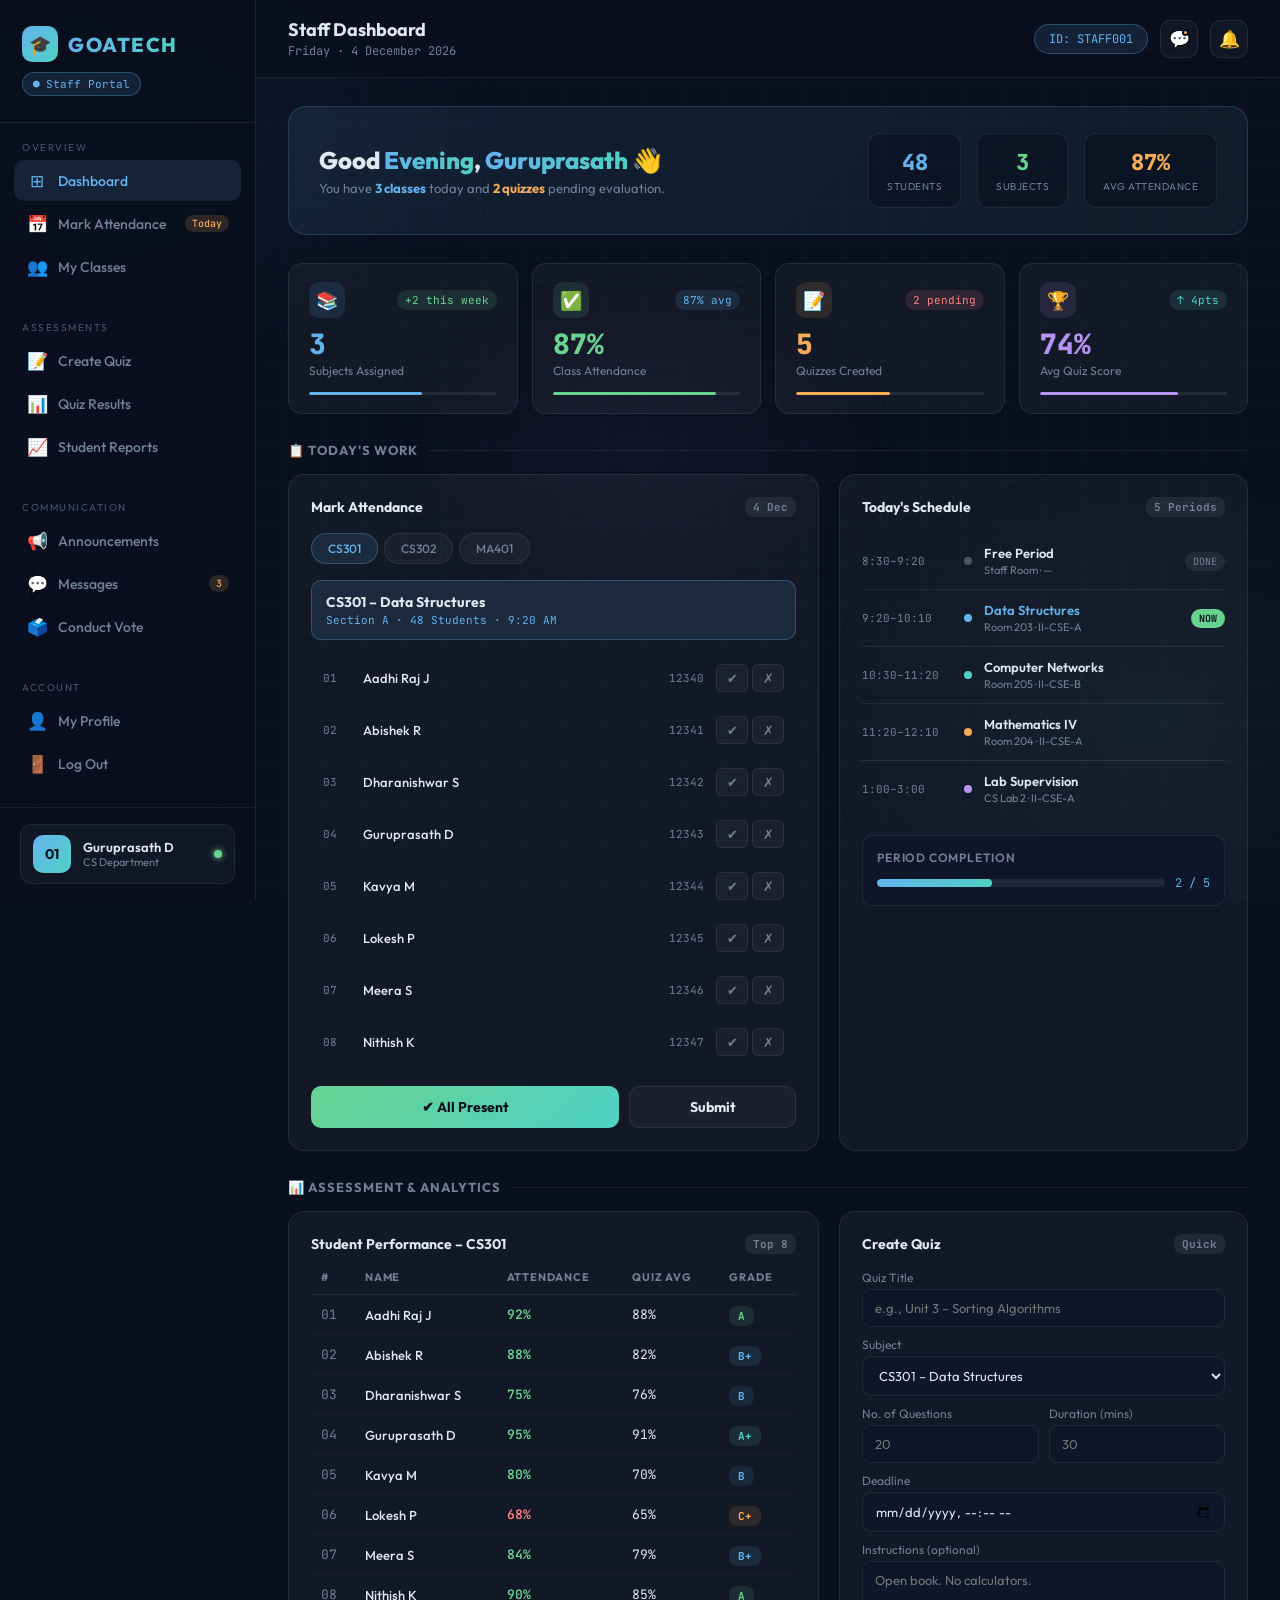
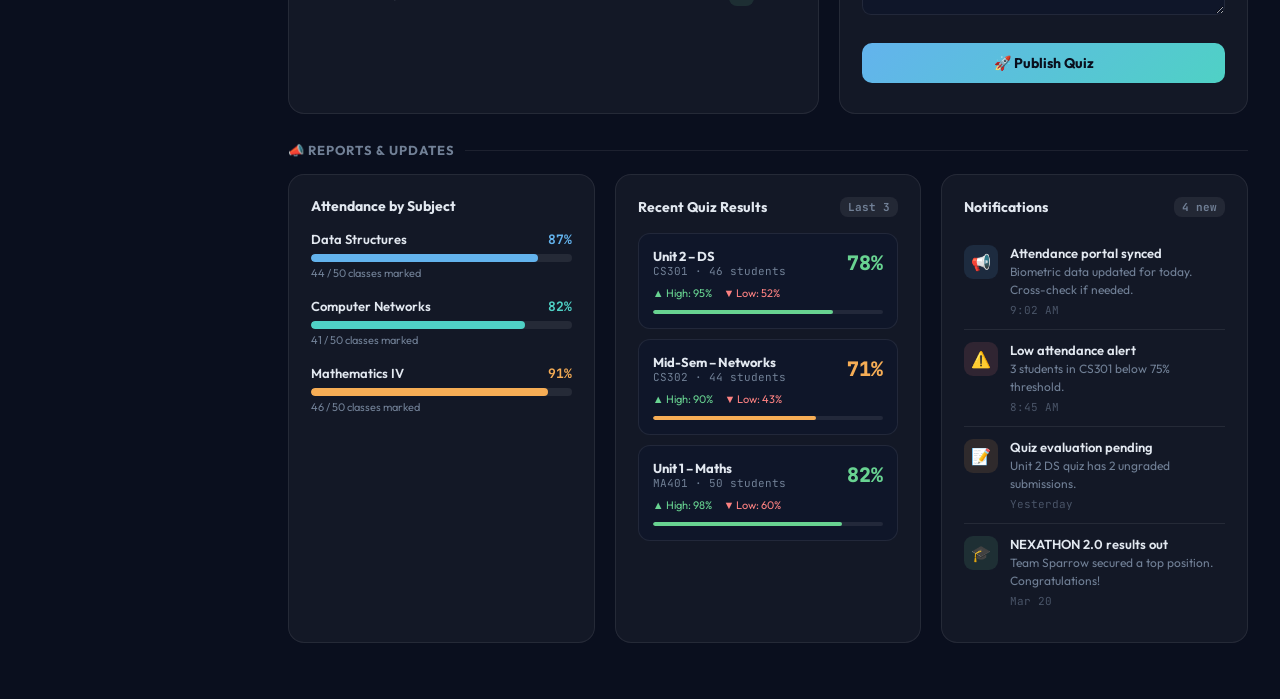
<file: staff/dashboard.html>
<!DOCTYPE html>
<html lang="en">
<head>
    <meta charset="UTF-8">
    <meta name="viewport" content="width=device-width, initial-scale=1.0">
    <title>GOATECH – Staff Dashboard</title>
    <link href="https://fonts.googleapis.com/css2?family=Outfit:wght@300;400;500;600;700;800&family=JetBrains+Mono:wght@400;600&display=swap" rel="stylesheet">
    <link rel="stylesheet" href="../css/staffdashboard.css">
</head>
<body>

<div class="layout">

<!-- ── SIDEBAR ── -->
<aside class="sidebar">
    <div class="sidebar-head">
        <div class="logo-row">
            <div class="logo-icon">🎓</div>
            <div class="logo-text">GOATECH</div>
        </div>
        <div class="staff-chip">
            <span>●</span> Staff Portal
        </div>
    </div>

    <nav class="nav-group">
        <div class="nav-grp-label">Overview</div>
        <a class="nav-item active" href="#">
            <span class="icon">⊞</span> Dashboard
        </a>
        <a class="nav-item" href="#">
            <span class="icon">📅</span> Mark Attendance
            <span class="nav-badge">Today</span>
        </a>
        <a class="nav-item" href="#">
            <span class="icon">👥</span> My Classes
        </a>
    </nav>

    <nav class="nav-group" style="margin-top:14px;">
        <div class="nav-grp-label">Assessments</div>
        <a class="nav-item" href="#">
            <span class="icon">📝</span> Create Quiz
        </a>
        <a class="nav-item" href="#">
            <span class="icon">📊</span> Quiz Results
        </a>
        <a class="nav-item" href="#">
            <span class="icon">📈</span> Student Reports
        </a>
    </nav>

    <nav class="nav-group" style="margin-top:14px;">
        <div class="nav-grp-label">Communication</div>
        <a class="nav-item" href="#">
            <span class="icon">📢</span> Announcements
        </a>
        <a class="nav-item" href="#">
            <span class="icon">💬</span> Messages
            <span class="nav-badge">3</span>
        </a>
        <a class="nav-item" href="#">
            <span class="icon">🗳️</span> Conduct Vote
        </a>
    </nav>

    <nav class="nav-group" style="margin-top:14px;">
        <div class="nav-grp-label">Account</div>
        <a class="nav-item" href="#">
            <span class="icon">👤</span> My Profile
        </a>
        <a class="nav-item" href="staff_login.html" onclick="sessionStorage.clear()">
            <span class="icon">🚪</span> Log Out
        </a>
    </nav>

    <div class="sidebar-profile">
        <div class="profile-card">
            <div class="p-avatar" id="sidebarAvatar">SF</div>
            <div class="p-info">
                <div class="p-name" id="sidebarName">Staff Member</div>
                <div class="p-dept">CS Department</div>
            </div>
            <div class="p-status"></div>
        </div>
    </div>
</aside>

<!-- ── MAIN ── -->
<div class="main">

    <!-- Topbar -->
    <header class="topbar">
        <div class="topbar-left">
            <div class="page-title">Staff Dashboard</div>
            <div class="page-sub" id="todaySub">Monday · Loading...</div>
        </div>
        <div class="topbar-right">
            <div class="tb-chip" id="staffIdChip">ID: —</div>
            <div class="tb-btn">💬<div class="tb-dot"></div></div>
            <div class="tb-btn">🔔</div>
        </div>
    </header>

    <!-- Content -->
    <div class="content">

        <!-- Banner -->
        <div class="banner">
            <div>
                <h1>Good <span id="greeting">Morning</span>, <span id="staffGreet">Professor</span> 👋</h1>
                <p>You have <strong style="color:var(--blue)">3 classes</strong> today and <strong style="color:var(--amber)">2 quizzes</strong> pending evaluation.</p>
            </div>
            <div class="banner-stats">
                <div class="bstat">
                    <div class="bval" style="color:var(--blue)">48</div>
                    <div class="blabel">Students</div>
                </div>
                <div class="bstat">
                    <div class="bval" style="color:var(--green)">3</div>
                    <div class="blabel">Subjects</div>
                </div>
                <div class="bstat">
                    <div class="bval" style="color:var(--amber)">87%</div>
                    <div class="blabel">Avg Attendance</div>
                </div>
            </div>
        </div>

        <!-- Stats row -->
        <div class="stats-row">
            <div class="scard" style="animation-delay:0.05s">
                <div class="sc-top">
                    <div class="sc-icon" style="background:rgba(99,179,237,0.12)">📚</div>
                    <div class="sc-trend" style="background:rgba(104,211,145,0.12);color:var(--green)">+2 this week</div>
                </div>
                <div class="sc-val" style="color:var(--blue)">3</div>
                <div class="sc-label">Subjects Assigned</div>
                <div class="sc-bar"><div class="sc-fill" style="width:60%;background:var(--blue)"></div></div>
            </div>
            <div class="scard" style="animation-delay:0.1s">
                <div class="sc-top">
                    <div class="sc-icon" style="background:rgba(104,211,145,0.12)">✅</div>
                    <div class="sc-trend" style="background:rgba(99,179,237,0.12);color:var(--blue)">87% avg</div>
                </div>
                <div class="sc-val" style="color:var(--green)">87%</div>
                <div class="sc-label">Class Attendance</div>
                <div class="sc-bar"><div class="sc-fill" style="width:87%;background:var(--green)"></div></div>
            </div>
            <div class="scard" style="animation-delay:0.15s">
                <div class="sc-top">
                    <div class="sc-icon" style="background:rgba(246,173,85,0.12)">📝</div>
                    <div class="sc-trend" style="background:rgba(252,129,129,0.12);color:var(--red)">2 pending</div>
                </div>
                <div class="sc-val" style="color:var(--amber)">5</div>
                <div class="sc-label">Quizzes Created</div>
                <div class="sc-bar"><div class="sc-fill" style="width:50%;background:var(--amber)"></div></div>
            </div>
            <div class="scard" style="animation-delay:0.2s">
                <div class="sc-top">
                    <div class="sc-icon" style="background:rgba(183,148,244,0.12)">🏆</div>
                    <div class="sc-trend" style="background:rgba(79,209,197,0.12);color:var(--teal)">↑ 4pts</div>
                </div>
                <div class="sc-val" style="color:var(--purple)">74%</div>
                <div class="sc-label">Avg Quiz Score</div>
                <div class="sc-bar"><div class="sc-fill" style="width:74%;background:var(--purple)"></div></div>
            </div>
        </div>

        <!-- Row 1: Attendance + Schedule -->
        <div class="sec-head">📋 Today's Work</div>
        <div class="two-col">

            <!-- Mark Attendance -->
            <div class="card" style="animation-delay:0.22s">
                <div class="card-title">
                    Mark Attendance
                    <div class="ct-badge" id="attDate">—</div>
                </div>
                <div class="tabs" id="classTabs"></div>
                <div class="class-header">
                    <div>
                        <div class="cls-name" id="activeClassName">CS301 – Data Structures</div>
                        <div class="cls-info" id="activeClassInfo">Section A · 48 Students · 9:20 AM</div>
                    </div>
                </div>
                <div id="studentList"></div>
                <div style="display:flex;gap:10px;margin-top:6px;">
                    <button class="submit-btn" style="background:linear-gradient(135deg,var(--green),var(--teal));flex:1" onclick="markAll('present')">✔ All Present</button>
                    <button class="submit-btn" style="background:var(--surface);border:1px solid var(--border);color:var(--text);flex:0.5" onclick="submitAttendance()">Submit</button>
                </div>
            </div>

            <!-- Today's Schedule -->
            <div class="card" style="animation-delay:0.27s">
                <div class="card-title">Today's Schedule <div class="ct-badge">5 Periods</div></div>
                <div id="scheduleList"></div>

                <!-- Quick stats -->
                <div style="margin-top:18px;padding:14px;background:var(--bg2);border-radius:10px;border:1px solid var(--border);">
                    <div style="font-size:12px;color:var(--muted);margin-bottom:10px;font-weight:600;text-transform:uppercase;letter-spacing:0.8px;">Period Completion</div>
                    <div style="display:flex;align-items:center;gap:10px;">
                        <div style="flex:1;height:8px;background:var(--border);border-radius:8px;overflow:hidden;">
                            <div style="width:40%;height:100%;background:linear-gradient(90deg,var(--blue),var(--teal));border-radius:8px;"></div>
                        </div>
                        <span style="font-family:'JetBrains Mono',monospace;font-size:12px;color:var(--blue)">2 / 5</span>
                    </div>
                </div>
            </div>
        </div>

        <!-- Row 2: Student Performance + Quiz Create -->
        <div class="sec-head">📊 Assessment & Analytics</div>
        <div class="two-col">

            <!-- Student Performance -->
            <div class="card" style="animation-delay:0.3s">
                <div class="card-title">
                    Student Performance – CS301
                    <div class="ct-badge">Top 8</div>
                </div>
                <table class="perf-table" id="perfTable">
                    <thead>
                        <tr>
                            <th>#</th>
                            <th>Name</th>
                            <th>Attendance</th>
                            <th>Quiz Avg</th>
                            <th>Grade</th>
                        </tr>
                    </thead>
                    <tbody id="perfBody"></tbody>
                </table>
            </div>

            <!-- Create Quiz -->
            <div class="card" style="animation-delay:0.35s">
                <div class="card-title">Create Quiz <div class="ct-badge">Quick</div></div>
                <div class="quiz-form" id="quizForm">
                    <label>Quiz Title</label>
                    <input type="text" id="qTitle" placeholder="e.g., Unit 3 – Sorting Algorithms">
                    <label>Subject</label>
                    <select id="qSubject">
                        <option>CS301 – Data Structures</option>
                        <option>CS302 – Computer Networks</option>
                        <option>MA401 – Mathematics IV</option>
                    </select>
                    <div style="display:grid;grid-template-columns:1fr 1fr;gap:10px;">
                        <div>
                            <label>No. of Questions</label>
                            <input type="number" id="qCount" placeholder="20" min="1" max="100">
                        </div>
                        <div>
                            <label>Duration (mins)</label>
                            <input type="number" id="qDuration" placeholder="30" min="5">
                        </div>
                    </div>
                    <label>Deadline</label>
                    <input type="datetime-local" id="qDeadline">
                    <label>Instructions (optional)</label>
                    <textarea id="qInstructions" rows="2" placeholder="Open book. No calculators."></textarea>
                    <button class="submit-btn" onclick="createQuiz()">🚀 Publish Quiz</button>
                    <div id="quizMsg" style="font-size:12px;color:var(--green);margin-top:8px;text-align:center;"></div>
                </div>
            </div>
        </div>

        <!-- Row 3: Attendance chart + Notifications -->
        <div class="sec-head">📣 Reports & Updates</div>
        <div class="three-col">

            <!-- Subject attendance summary -->
            <div class="card" style="animation-delay:0.4s">
                <div class="card-title">Attendance by Subject</div>
                <div id="subjectBars"></div>
            </div>

            <!-- Recent quiz results -->
            <div class="card" style="animation-delay:0.45s">
                <div class="card-title">Recent Quiz Results <div class="ct-badge">Last 3</div></div>
                <div id="quizResults"></div>
            </div>

            <!-- Notifications -->
            <div class="card" style="animation-delay:0.5s">
                <div class="card-title">Notifications <div class="ct-badge">4 new</div></div>
                <div id="notifList"></div>
            </div>

        </div>

    </div><!-- /content -->
</div><!-- /main -->
</div><!-- /layout -->

<script src="../js/staff.js">
</script>
</body>
</html>
</file>
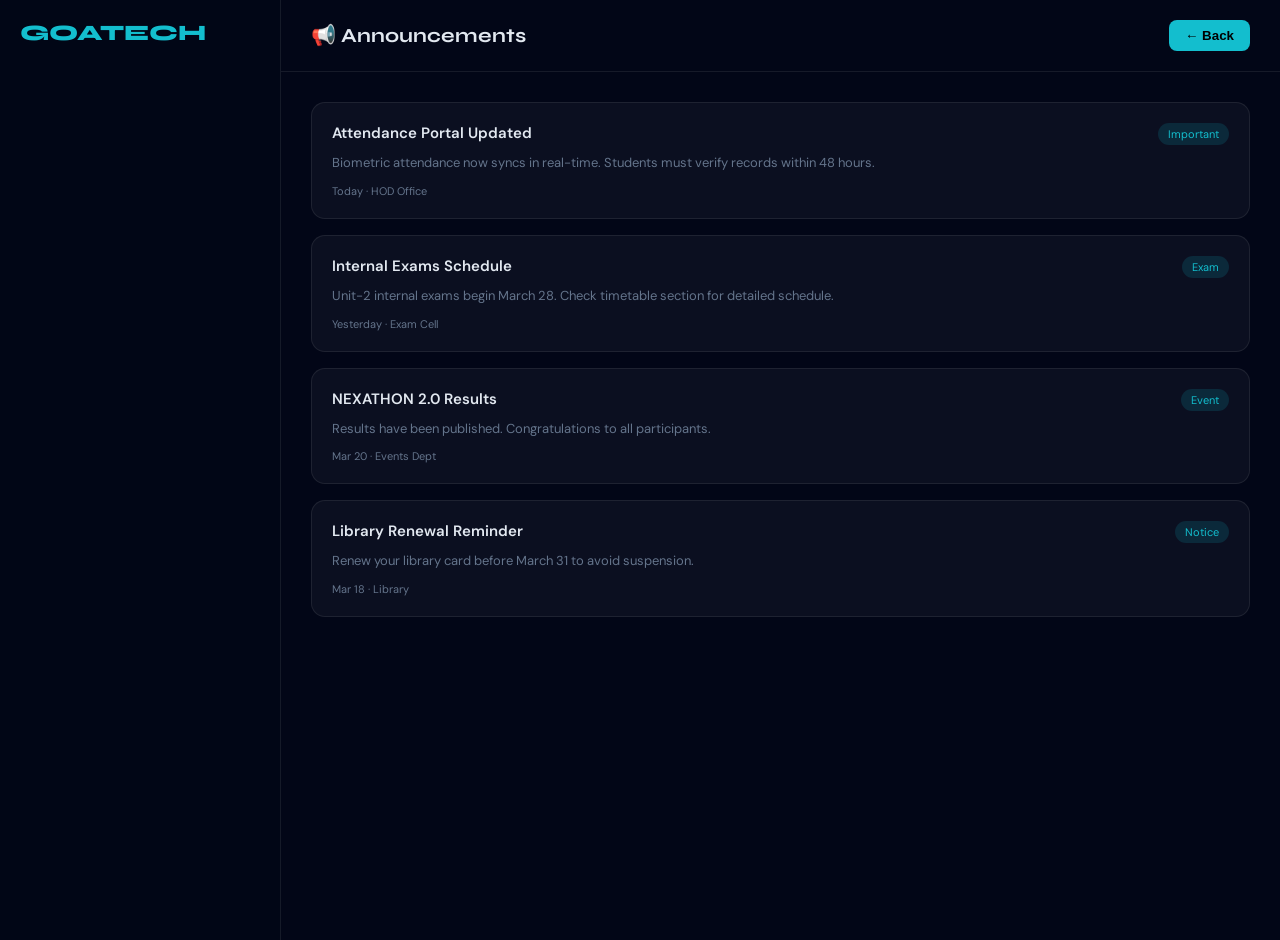
<file: students/announcements_students.html>
<!DOCTYPE html>
<html lang="en">
<head>
<meta charset="UTF-8">
<meta name="viewport" content="width=device-width, initial-scale=1.0">
<title>GOATECH – Announcements</title>

<link href="https://fonts.googleapis.com/css2?family=Syne:wght@400;700;800&family=DM+Sans:wght@300;400;500&display=swap" rel="stylesheet">

<style>
:root {
    --bg:#020617;
    --surface:rgba(255,255,255,0.04);
    --border:rgba(255,255,255,0.08);
    --cyan:#13bece;
    --cyan-dim:rgba(19,190,206,0.15);
    --text:#e2e8f0;
    --muted:#64748b;
}

body {
    margin:0;
    font-family:'DM Sans',sans-serif;
    background:var(--bg);
    color:var(--text);
}

/* Layout */
.layout { display:flex; }

/* Sidebar (same style simplified) */
.sidebar {
    width:240px;
    height:100vh;
    background:rgba(2,6,23,0.9);
    border-right:1px solid var(--border);
    padding:20px;
}

.brand {
    font-family:'Syne';
    font-weight:800;
    color:var(--cyan);
    font-size:22px;
}

/* Main */
.main {
    flex:1;
}

/* Topbar */
.topbar {
    padding:20px 30px;
    border-bottom:1px solid var(--border);
    display:flex;
    justify-content:space-between;
    align-items:center;
}

.page-title {
    font-family:'Syne';
    font-size:20px;
    font-weight:700;
}

/* Content */
.content {
    padding:30px;
}

/* Announcement Card */
.announcement {
    background:var(--surface);
    border:1px solid var(--border);
    border-radius:14px;
    padding:20px;
    margin-bottom:16px;
    transition:0.2s;
}

.announcement:hover {
    border-color:var(--cyan);
    transform:translateY(-2px);
}

.ann-header {
    display:flex;
    justify-content:space-between;
    margin-bottom:8px;
}

.ann-title {
    font-weight:600;
    font-size:15px;
}

.ann-tag {
    font-size:11px;
    padding:4px 10px;
    border-radius:20px;
    background:var(--cyan-dim);
    color:var(--cyan);
}

.ann-body {
    font-size:13px;
    color:var(--muted);
    line-height:1.6;
}

.ann-footer {
    margin-top:10px;
    font-size:11px;
    color:var(--muted);
}

/* Back button */
.back-btn {
    padding:8px 16px;
    border-radius:8px;
    background:var(--cyan);
    border:none;
    color:#000;
    font-weight:600;
    cursor:pointer;
}
</style>
</head>

<body>

<div class="layout">

    <!-- Sidebar -->
    <div class="sidebar">
        <div class="brand">GOATECH</div>
    </div>

    <!-- Main -->
    <div class="main">

        <!-- Topbar -->
        <div class="topbar">
            <div class="page-title">📢 Announcements</div>
            <button class="back-btn" onclick="goBack()">← Back</button>
        </div>

        <!-- Content -->
        <div class="content" id="announcementList"></div>

    </div>
</div>

<script>

// Back to dashboard
function goBack(){
    window.location.href = "student_dashboard.html";
}

// Sample announcements (can later connect backend)
const announcements = [
{
    title:"Attendance Portal Updated",
    tag:"Important",
    body:"Biometric attendance now syncs in real-time. Students must verify records within 48 hours.",
    time:"Today · HOD Office"
},
{
    title:"Internal Exams Schedule",
    tag:"Exam",
    body:"Unit-2 internal exams begin March 28. Check timetable section for detailed schedule.",
    time:"Yesterday · Exam Cell"
},
{
    title:"NEXATHON 2.0 Results",
    tag:"Event",
    body:"Results have been published. Congratulations to all participants.",
    time:"Mar 20 · Events Dept"
},
{
    title:"Library Renewal Reminder",
    tag:"Notice",
    body:"Renew your library card before March 31 to avoid suspension.",
    time:"Mar 18 · Library"
}
];

// Render
const container = document.getElementById("announcementList");

announcements.forEach(a=>{
    container.innerHTML += `
    <div class="announcement">
        <div class="ann-header">
            <div class="ann-title">${a.title}</div>
            <div class="ann-tag">${a.tag}</div>
        </div>
        <div class="ann-body">${a.body}</div>
        <div class="ann-footer">${a.time}</div>
    </div>`;
});

</script>

</body>
</html>
</file>
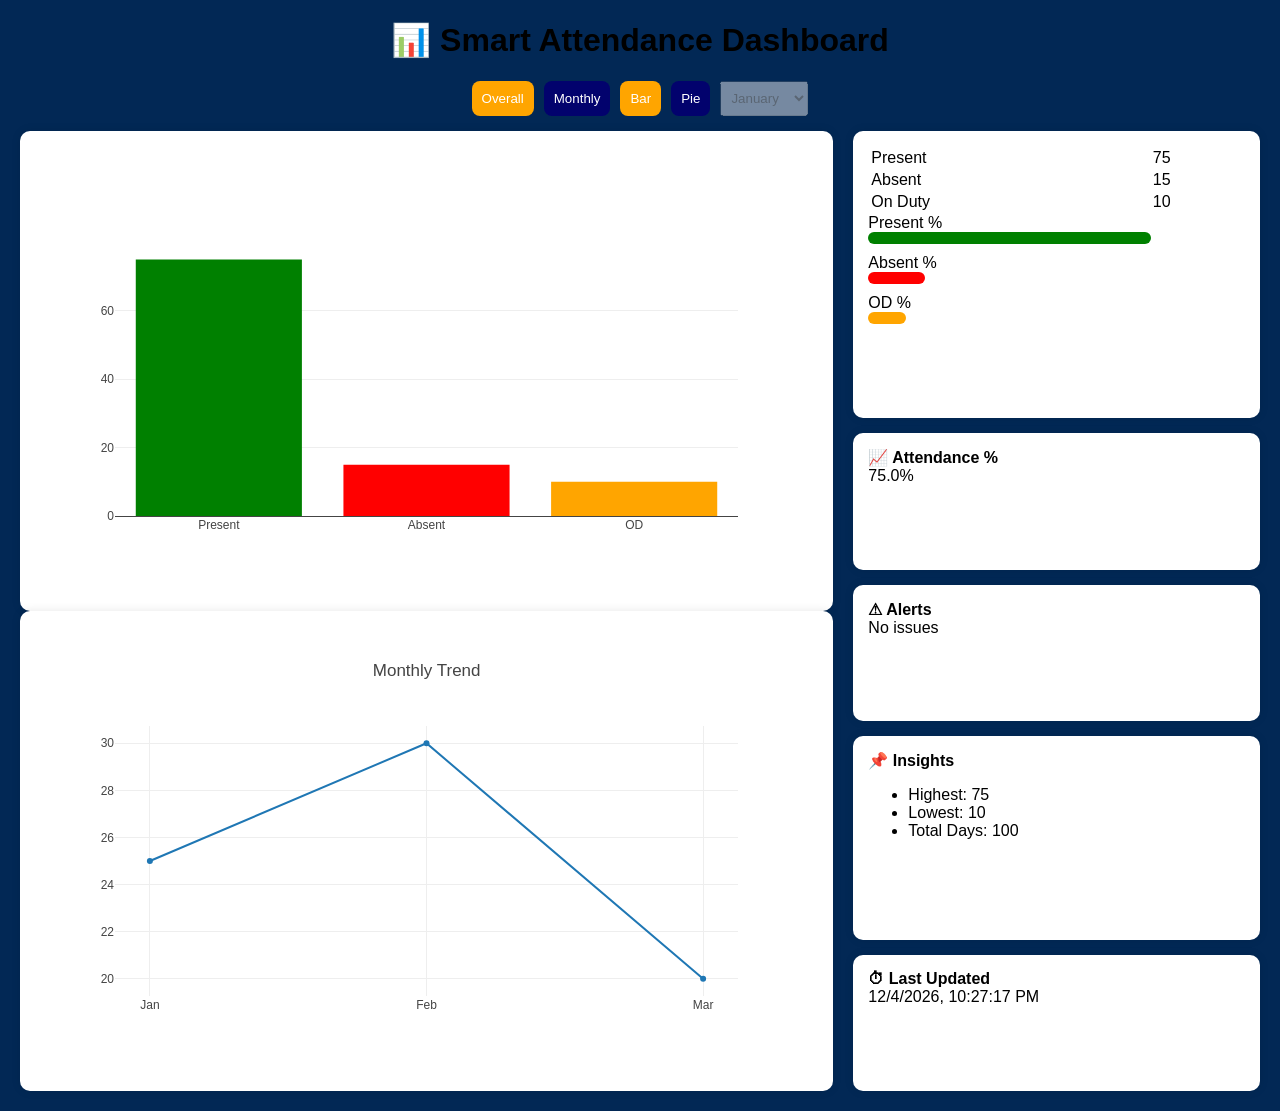
<file: students/attendance.html>
<!DOCTYPE html>
<html lang="en">
<head>
<script src="https://cdn.plot.ly/plotly-latest.min.js"></script>
<meta charset="UTF-8">
<meta name="viewport" content="width=device-width, initial-scale=1.0">

<title>Smart Attendance Dashboard</title>

<style>
body {
    
    font-family: 'Segoe UI', sans-serif;
    margin: 20px;
    background: #022855;
}

h1 {
    text-align: center;
}

/* Controls */
#controls {
    display: flex;
    flex-wrap: wrap;
    gap: 10px;
    justify-content: center;
    margin-bottom: 15px;
}

button {
    padding: 10px;
    border-radius: 8px;
    border: none;
    background: #02026d;
    color: white;
    cursor: pointer;
}

button.active {
    background: orange;
}

select {
    padding: 6px;
}

/* Layout */
#outer {
    display: grid;
    grid-template-columns: 2fr 1fr;
    gap: 20px;
}

/* Cards */
.card {
    background: white;
    padding: 15px;
    border-radius: 10px;
    box-shadow: 0 0 10px rgba(0,0,0,0.1);
}

/* Info */
#info table {
    width: 100%;
}

.bar {
    height: 12px;
    border-radius: 10px;
    margin-bottom: 10px;
}

.present { background: green; }
.absent { background: red; }
.od { background: orange; }

/* Extra panel */
#extras {
    display: grid;
    grid-template-columns: 1fr;
    gap: 15px;
}

/* Status */
.status {
    font-weight: bold;
    font-size: 18px;
}

/* Warning */
.warning {
    color: red;
}

/* Responsive */
@media(max-width: 900px){
    #outer {
        grid-template-columns: 1fr;
    }
}
</style>
</head>

<body>

<h1>📊 Smart Attendance Dashboard</h1>

<div id="controls">
    <button id="overallBtn" class="active">Overall</button>
    <button id="monthBtn">Monthly</button>
    <button id="barBtn" class="active">Bar</button>
    <button id="pieBtn">Pie</button>

    <select id="monthSelect" disabled>
        <option value="jan">January</option>
        <option value="feb">February</option>
        <option value="mar">March</option>
    </select>
</div>

<div id="outer">

    <!-- LEFT -->
    <div>
        <div id="myPlot" class="card"></div>
        <div id="trendChart" class="card"></div>
    </div>

    <!-- RIGHT -->
    <div id="extras">

        <div id="info" class="card">
            <table>
                <tr><td>Present</td><td id="present"></td></tr>
                <tr><td>Absent</td><td id="absent"></td></tr>
                <tr><td>On Duty</td><td id="od"></td></tr>
            </table>

            <div>Present %</div>
            <div id="pBar" class="bar present"></div>

            <div>Absent %</div>
            <div id="aBar" class="bar absent"></div>

            <div>OD %</div>
            <div id="oBar" class="bar od"></div>
        </div>

        <div class="card">
            <div><b>📈 Attendance %</b></div>
            <div id="percent"></div>
            <div class="status" id="status"></div>
        </div>

        <div class="card">
            <div><b>⚠ Alerts</b></div>
            <div id="alertBox"></div>
        </div>

        <div class="card">
            <div><b>📌 Insights</b></div>
            <ul id="insights"></ul>
        </div>

        <div class="card">
            <div><b>⏱ Last Updated</b></div>
            <div id="time"></div>
        </div>

    </div>
</div>

<script>
const dataSet = {
    overall: { present: 75, absent: 15, od: 10 },
    jan: { present: 25, absent: 5, od: 2 },
    feb: { present: 30, absent: 7, od: 3 },
    mar: { present: 20, absent: 3, od: 5 }
};

let mode = "overall";
let chartType = "bar";

function update(data) {
    let total = data.present + data.absent + data.od;

    let p = (data.present / total) * 100;
    let a = (data.absent / total) * 100;
    let o = (data.od / total) * 100;

    // Table
    present.innerText = data.present;
    absent.innerText = data.absent;
    od.innerText = data.od;

    // Bars
    pBar.style.width = p + "%";
    aBar.style.width = a + "%";
    oBar.style.width = o + "%";

    // Main Chart
    let plotData = chartType === "bar" ? [{
        x: ["Present","Absent","OD"],
        y: [data.present,data.absent,data.od],
        type: "bar",
        marker: {color:["green","red","orange"]}
    }] : [{
        labels:["Present","Absent","OD"],
        values:[data.present,data.absent,data.od],
        type:"pie"
    }];

    Plotly.newPlot("myPlot", plotData);

    // Trend chart
    Plotly.newPlot("trendChart", [{
        x:["Jan","Feb","Mar"],
        y:[
            dataSet.jan.present,
            dataSet.feb.present,
            dataSet.mar.present
        ],
        type:"scatter",
        mode:"lines+markers"
    }], {title:"Monthly Trend"});

    // Percentage card
    percent.innerText = p.toFixed(1) + "%";

    if (p > 75) status.innerText = "✅ Good";
    else if (p > 50) status.innerText = "⚠ Average";
    else status.innerText = "❌ Poor";

    // Alerts
    alertBox.innerHTML = p < 75 
        ? "<span class='warning'>Low attendance! Maintain above 75%</span>" 
        : "No issues";

    // Insights
    insights.innerHTML = `
        <li>Highest: ${Math.max(data.present, data.absent, data.od)}</li>
        <li>Lowest: ${Math.min(data.present, data.absent, data.od)}</li>
        <li>Total Days: ${total}</li>
    `;

    // Time
    time.innerText = new Date().toLocaleString();
}

function getCurrent() {
    return mode === "overall" ? dataSet.overall : dataSet[monthSelect.value];
}

// Init
update(dataSet.overall);

// Controls
overallBtn.onclick = () => {
    mode = "overall";
    monthSelect.disabled = true;
    update(getCurrent());
};

monthBtn.onclick = () => {
    mode = "month";
    monthSelect.disabled = false;
    update(getCurrent());
};

monthSelect.onchange = () => update(getCurrent());

barBtn.onclick = () => {
    chartType = "bar";
    update(getCurrent());
};

pieBtn.onclick = () => {
    chartType = "pie";
    update(getCurrent());
};
</script>

</body>
</html>
</file>
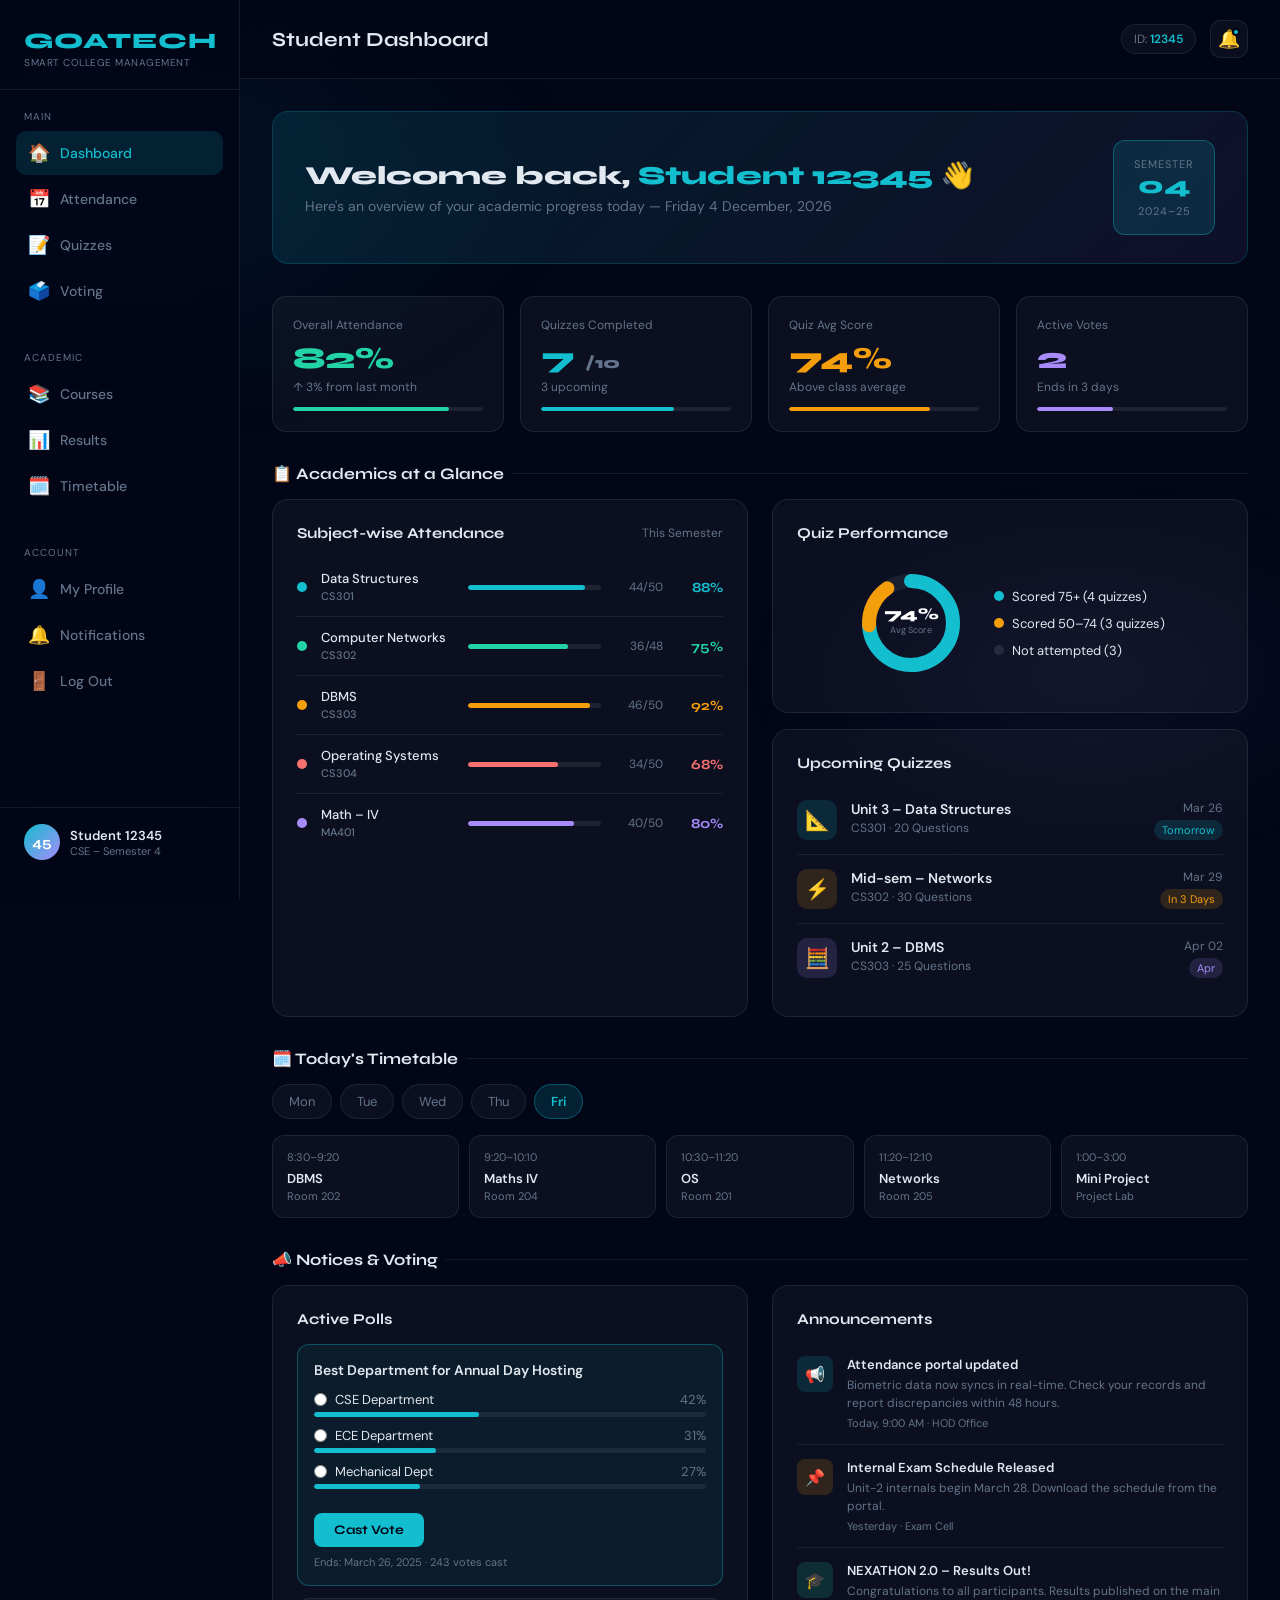
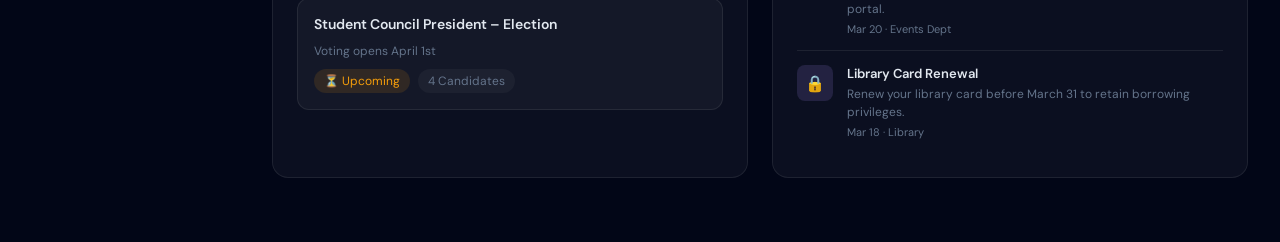
<file: students/dashboard.html>
<!DOCTYPE html>
<html lang="en">
<head>
    <meta charset="UTF-8">
    <meta name="viewport" content="width=device-width, initial-scale=1.0">
    <title>GOATECH – Student Dashboard</title>
    <link rel="stylesheet" href="../css/studentdashboard.css">
    <link href="https://fonts.googleapis.com/css2?family=Syne:wght@400;600;700;800&family=DM+Sans:wght@300;400;500&display=swap" rel="stylesheet">
    <style>
    </style>
</head>
<body>

<div class="layout">

    <!-- ── SIDEBAR ── -->
    <aside class="sidebar">
        <div class="sidebar-logo">
            <div class="brand">GOATECH</div>
            <div class="tagline">Smart College Management</div>
        </div>

        <nav class="nav-section">
            <div class="nav-label">Main</div>
            <a class="nav-item active" href="#">
                <span class="icon">🏠</span> Dashboard
            </a>
            <a class="nav-item" href="attendance.html">
                <span class="icon">📅</span> Attendance
            </a>
            <a class="nav-item" href="quiz.html">
                <span class="icon">📝</span> Quizzes
            </a>
            <a class="nav-item" href="voting/voting_login.html">
                <span class="icon">🗳️</span> Voting
            </a>
        </nav>

        <nav class="nav-section" style="margin-top:16px;">
            <div class="nav-label">Academic</div>
            <a class="nav-item" href="#">
                <span class="icon">📚</span> Courses
            </a>
            <a class="nav-item" href="results.html">
                <span class="icon">📊</span> Results
            </a>
            <a class="nav-item" href="exam_timetable.html">
                <span class="icon">🗓️</span> Timetable
            </a>
        </nav>

        <nav class="nav-section" style="margin-top:16px;">
            <div class="nav-label">Account</div>
            <a class="nav-item" href="profile.html">
                <span class="icon">👤</span> My Profile
            </a>
            <a class="nav-item" href="https://google.com">
                <span class="icon">🔔</span> Notifications
            </a>
            <a class="nav-item" href="student_login.html" onclick="sessionStorage.clear()">
                <span class="icon">🚪</span> Log Out
            </a>
        </nav>

        <div class="sidebar-footer">
            <div class="user-pill">
                <div class="avatar" id="avatarInitials">ST</div>
                <div class="user-info">
                    <div class="name" id="sidebarName">Student</div>
                    <div class="role">CSE – Semester 4</div>
                </div>
            </div>
        </div>
    </aside>

    <!-- ── MAIN ── -->
    <div class="main">

        <!-- Topbar -->
        <header class="topbar">
            <div class="page-title">Student Dashboard</div>
            <div class="topbar-right">
                <div class="enroll-tag">ID: <span id="enrollDisplay">—</span></div>
                <div class="notif-btn">🔔<div class="notif-dot"></div></div>
            </div>
        </header>

        <!-- Content -->
        <div class="content">

            <!-- Welcome -->
            <div class="welcome-banner">
                <div class="welcome-text">
                    <h1>Welcome back, <span id="greetName">Student</span> 👋</h1>
                    <p>Here's an overview of your academic progress today — <span id="todayDate"></span></p>
                </div>
                <div class="welcome-badge">
                    <div class="sem">Semester</div>
                    <div class="sem-val">04</div>
                    <div class="sem" style="margin-top:4px;">2024–25</div>
                </div>
            </div>

            <!-- Stats -->
            <div class="stats-grid">
                <div class="stat-card" style="animation-delay:0.05s">
                    <div class="label">Overall Attendance</div>
                    <div class="value" style="color:var(--green)">82%</div>
                    <div class="sub">↑ 3% from last month</div>
                    <div class="bar-bg"><div class="bar-fill" style="width:82%;background:var(--green)"></div></div>
                </div>
                <div class="stat-card" style="animation-delay:0.1s">
                    <div class="label">Quizzes Completed</div>
                    <div class="value" style="color:var(--cyan)">7 <span style="font-size:16px;color:var(--muted)">/10</span></div>
                    <div class="sub">3 upcoming</div>
                    <div class="bar-bg"><div class="bar-fill" style="width:70%;background:var(--cyan)"></div></div>
                </div>
                <div class="stat-card" style="animation-delay:0.15s">
                    <div class="label">Quiz Avg Score</div>
                    <div class="value" style="color:var(--amber)">74%</div>
                    <div class="sub">Above class average</div>
                    <div class="bar-bg"><div class="bar-fill" style="width:74%;background:var(--amber)"></div></div>
                </div>
                <div class="stat-card" style="animation-delay:0.2s">
                    <div class="label">Active Votes</div>
                    <div class="value" style="color:var(--purple)">2</div>
                    <div class="sub">Ends in 3 days</div>
                    <div class="bar-bg"><div class="bar-fill" style="width:40%;background:var(--purple)"></div></div>
                </div>
            </div>

            <!-- Two-col: Attendance + Quizzes -->
            <div class="section-title">📋 Academics at a Glance</div>
            <div class="two-col">

                <!-- Subject Attendance -->
                <div class="card" style="animation-delay:0.25s">
                    <div style="display:flex;align-items:center;justify-content:space-between;margin-bottom:16px;">
                        <div style="font-family:'Syne',sans-serif;font-weight:700;font-size:15px;">Subject-wise Attendance</div>
                        <div style="font-size:12px;color:var(--muted);">This Semester</div>
                    </div>
                    <div id="subjects"></div>
                </div>

                <!-- Donut + Quiz -->
                <div style="display:flex;flex-direction:column;gap:16px;">
                    <!-- Donut -->
                    <div class="card" style="animation-delay:0.3s">
                        <div style="font-family:'Syne',sans-serif;font-weight:700;font-size:15px;margin-bottom:16px;">Quiz Performance</div>
                        <div class="donut-wrap">
                            <svg width="110" height="110" viewBox="0 0 110 110">
                                <circle cx="55" cy="55" r="42" fill="none" stroke="rgba(255,255,255,0.06)" stroke-width="14"/>
                                <!-- Passed: 74% -->
                                <circle cx="55" cy="55" r="42" fill="none" stroke="var(--cyan)" stroke-width="14"
                                    stroke-dasharray="264" stroke-dashoffset="68"
                                    stroke-linecap="round" transform="rotate(-90 55 55)"/>
                                <!-- Average: 16% -->
                                <circle cx="55" cy="55" r="42" fill="none" stroke="var(--amber)" stroke-width="14"
                                    stroke-dasharray="264" stroke-dashoffset="221"
                                    stroke-linecap="round" transform="rotate(177 55 55)"/>
                                <text x="55" y="51" text-anchor="middle" fill="white" font-family="Syne,sans-serif" font-size="16" font-weight="800">74%</text>
                                <text x="55" y="65" text-anchor="middle" fill="#64748b" font-family="DM Sans,sans-serif" font-size="9">Avg Score</text>
                            </svg>
                            <div class="donut-legend">
                                <div class="legend-item"><div class="legend-dot" style="background:var(--cyan)"></div>Scored 75+ (4 quizzes)</div>
                                <div class="legend-item"><div class="legend-dot" style="background:var(--amber)"></div>Scored 50–74 (3 quizzes)</div>
                                <div class="legend-item"><div class="legend-dot" style="background:rgba(255,255,255,0.1)"></div>Not attempted (3)</div>
                            </div>
                        </div>
                    </div>

                    <!-- Upcoming Quizzes -->
                    <div class="card" style="animation-delay:0.35s">
                        <div style="font-family:'Syne',sans-serif;font-weight:700;font-size:15px;margin-bottom:14px;">Upcoming Quizzes</div>
                        <div class="quiz-item">
                            <div class="quiz-icon" style="background:rgba(19,190,206,0.15)">📐</div>
                            <div class="quiz-info">
                                <div class="quiz-name">Unit 3 – Data Structures</div>
                                <div class="quiz-sub">CS301 · 20 Questions</div>
                            </div>
                            <div class="quiz-meta">
                                <div class="quiz-date">Mar 26</div>
                                <div class="quiz-badge" style="background:rgba(19,190,206,0.15);color:var(--cyan)">Tomorrow</div>
                            </div>
                        </div>
                        <div class="quiz-item">
                            <div class="quiz-icon" style="background:rgba(245,158,11,0.15)">⚡</div>
                            <div class="quiz-info">
                                <div class="quiz-name">Mid-sem – Networks</div>
                                <div class="quiz-sub">CS302 · 30 Questions</div>
                            </div>
                            <div class="quiz-meta">
                                <div class="quiz-date">Mar 29</div>
                                <div class="quiz-badge" style="background:rgba(245,158,11,0.15);color:var(--amber)">In 3 Days</div>
                            </div>
                        </div>
                        <div class="quiz-item">
                            <div class="quiz-icon" style="background:rgba(167,139,250,0.15)">🧮</div>
                            <div class="quiz-info">
                                <div class="quiz-name">Unit 2 – DBMS</div>
                                <div class="quiz-sub">CS303 · 25 Questions</div>
                            </div>
                            <div class="quiz-meta">
                                <div class="quiz-date">Apr 02</div>
                                <div class="quiz-badge" style="background:rgba(167,139,250,0.15);color:var(--purple)">Apr</div>
                            </div>
                        </div>
                    </div>
                </div>
            </div>

            <!-- Timetable -->
            <div class="timetable-wrap">
                <div class="section-title">🗓️ Today's Timetable</div>
                <div class="day-tabs" id="dayTabs"></div>
                <div class="timetable-grid" id="timetableGrid"></div>
            </div>

            <!-- Two-col: Votes + Announcements -->
            <div class="section-title">📣 Notices & Voting</div>
            <div class="two-col">

                <!-- Active Votes -->
                <div class="card" style="animation-delay:0.4s">
                    <div style="font-family:'Syne',sans-serif;font-weight:700;font-size:15px;margin-bottom:16px;">Active Polls</div>

                    <div style="padding:16px;background:rgba(19,190,206,0.07);border:1px solid var(--cyan-glow);border-radius:12px;margin-bottom:12px;">
                        <div style="font-size:14px;font-weight:600;margin-bottom:12px;">Best Department for Annual Day Hosting</div>
                        <div id="voteOptions"></div>
                        <button onclick="castVote(this)" style="margin-top:14px;padding:9px 20px;background:var(--cyan);color:#020617;border:none;border-radius:8px;font-weight:700;cursor:pointer;font-size:13px;font-family:'Syne',sans-serif;transition:opacity 0.2s;" onmouseover="this.style.opacity=0.85" onmouseout="this.style.opacity=1">Cast Vote</button>
                        <div style="font-size:11px;color:var(--muted);margin-top:8px;">Ends: March 26, 2025 · 243 votes cast</div>
                    </div>

                    <div style="padding:16px;background:var(--surface);border:1px solid var(--border);border-radius:12px;">
                        <div style="font-size:14px;font-weight:600;margin-bottom:10px;">Student Council President – Election</div>
                        <div style="font-size:12px;color:var(--muted);margin-bottom:10px;">Voting opens April 1st</div>
                        <div style="display:flex;gap:8px;flex-wrap:wrap;">
                            <span style="font-size:12px;background:rgba(245,158,11,0.12);color:var(--amber);padding:4px 10px;border-radius:20px;">⏳ Upcoming</span>
                            <span style="font-size:12px;background:var(--surface);color:var(--muted);padding:4px 10px;border-radius:20px;">4 Candidates</span>
                        </div>
                    </div>
                </div>

                <!-- Announcements -->
                <div class="card" style="animation-delay:0.45s">
                    <div style="font-family:'Syne',sans-serif;font-weight:700;font-size:15px;margin-bottom:14px;">Announcements</div>
                    <div class="announce-item">
                        <div class="announce-icon" style="background:rgba(19,190,206,0.15)">📢</div>
                        <div class="announce-body">
                            <div class="ann-title">Attendance portal updated</div>
                            <div class="ann-text">Biometric data now syncs in real-time. Check your records and report discrepancies within 48 hours.</div>
                            <div class="ann-time">Today, 9:00 AM · HOD Office</div>
                        </div>
                    </div>
                    <div class="announce-item">
                        <div class="announce-icon" style="background:rgba(245,158,11,0.15)">📌</div>
                        <div class="announce-body">
                            <div class="ann-title">Internal Exam Schedule Released</div>
                            <div class="ann-text">Unit-2 internals begin March 28. Download the schedule from the portal.</div>
                            <div class="ann-time">Yesterday · Exam Cell</div>
                        </div>
                    </div>
                    <div class="announce-item">
                        <div class="announce-icon" style="background:rgba(34,211,165,0.15)">🎓</div>
                        <div class="announce-body">
                            <div class="ann-title">NEXATHON 2.0 – Results Out!</div>
                            <div class="ann-text">Congratulations to all participants. Results published on the main portal.</div>
                            <div class="ann-time">Mar 20 · Events Dept</div>
                        </div>
                    </div>
                    <div class="announce-item">
                        <div class="announce-icon" style="background:rgba(167,139,250,0.15)">🔒</div>
                        <div class="announce-body">
                            <div class="ann-title">Library Card Renewal</div>
                            <div class="ann-text">Renew your library card before March 31 to retain borrowing privileges.</div>
                            <div class="ann-time">Mar 18 · Library</div>
                        </div>
                    </div>
                </div>
            </div>

        </div><!-- /content -->
    </div><!-- /main -->
</div><!-- /layout -->

<script>
// ── Session check ──
const enroll = sessionStorage.getItem("enroll") || "12345";
document.getElementById("enrollDisplay").textContent = enroll;
document.getElementById("greetName").textContent = "Student " + enroll;
document.getElementById("sidebarName").textContent = "Student " + enroll;
document.getElementById("avatarInitials").textContent = enroll.slice(-2);

// Today's date
const today = new Date();
document.getElementById("todayDate").textContent = today.toLocaleDateString("en-IN", { weekday:"long", year:"numeric", month:"long", day:"numeric" });

// ── Subjects ──
const subjects = [
    { name: "Data Structures",   code:"CS301", pct: 88, classes:"44/50", color:"var(--cyan)" },
    { name: "Computer Networks", code:"CS302", pct: 75, classes:"36/48", color:"var(--green)" },
    { name: "DBMS",              code:"CS303", pct: 92, classes:"46/50", color:"var(--amber)" },
    { name: "Operating Systems", code:"CS304", pct: 68, classes:"34/50", color:"var(--red)" },
    { name: "Math – IV",         code:"MA401", pct: 80, classes:"40/50", color:"var(--purple)" },
];
const subEl = document.getElementById("subjects");
subjects.forEach(s => {
    const color = s.pct >= 75 ? s.color : "var(--red)";
    subEl.innerHTML += `
    <div class="subject-row">
        <div class="subject-dot" style="background:${color}"></div>
        <div class="subject-name">${s.name}<br><span style="font-size:11px;color:var(--muted)">${s.code}</span></div>
        <div class="subject-mini-bar"><div class="subject-mini-fill" style="width:${s.pct}%;background:${color}"></div></div>
        <div class="subject-classes" style="min-width:48px;text-align:right">${s.classes}</div>
        <div class="subject-pct" style="color:${color}">${s.pct}%</div>
    </div>`;
});

// ── Timetable ──
const days = ["Mon", "Tue", "Wed", "Thu", "Fri"];
const timetable = {
    Mon: [
        {time:"8:30–9:20", subj:"Data Structures", room:"CS Lab 1", current:true},
        {time:"9:20–10:10",subj:"Maths IV",        room:"Room 204"},
        {time:"10:30–11:20",subj:"DBMS",           room:"Room 202"},
        {time:"11:20–12:10",subj:"Networks",        room:"Room 205"},
        {time:"1:00–3:00", subj:"DS Lab",           room:"CS Lab 2"},
    ],
    Tue: [
        {time:"8:30–9:20", subj:"OS",              room:"Room 201"},
        {time:"9:20–10:10",subj:"Networks",        room:"Room 205"},
        {time:"10:30–11:20",subj:"Data Structures",room:"Room 203"},
        {time:"11:20–12:10",subj:"DBMS",           room:"Room 202"},
        {time:"1:00–3:00", subj:"Networks Lab",    room:"Net Lab"},
    ],
    Wed: [
        {time:"8:30–9:20", subj:"Maths IV",        room:"Room 204"},
        {time:"9:20–10:10",subj:"OS",              room:"Room 201"},
        {time:"10:30–11:20",subj:"DBMS",           room:"Room 202"},
        {time:"11:20–12:10",subj:"Data Structures",room:"Room 203"},
        {time:"1:00–3:00", subj:"DBMS Lab",        room:"DB Lab"},
    ],
    Thu: [
        {time:"8:30–9:20", subj:"Networks",        room:"Room 205"},
        {time:"9:20–10:10",subj:"Data Structures", room:"Room 203"},
        {time:"10:30–11:20",subj:"Maths IV",       room:"Room 204"},
        {time:"11:20–12:10",subj:"OS",             room:"Room 201"},
        {time:"1:00–3:00", subj:"OS Lab",          room:"CS Lab 1"},
    ],
    Fri: [
        {time:"8:30–9:20", subj:"DBMS",            room:"Room 202"},
        {time:"9:20–10:10",subj:"Maths IV",        room:"Room 204"},
        {time:"10:30–11:20",subj:"OS",             room:"Room 201"},
        {time:"11:20–12:10",subj:"Networks",       room:"Room 205"},
        {time:"1:00–3:00", subj:"Mini Project",    room:"Project Lab"},
    ],
};
const todayName = ["Sun","Mon","Tue","Wed","Thu","Fri","Sat"][today.getDay()];
const activeDayIdx = days.includes(todayName) ? days.indexOf(todayName) : 0;

const tabsEl = document.getElementById("dayTabs");
const gridEl = document.getElementById("timetableGrid");

function renderDay(day, idx) {
    tabsEl.querySelectorAll(".day-tab").forEach(t => t.classList.remove("active"));
    tabsEl.querySelectorAll(".day-tab")[idx].classList.add("active");
    gridEl.innerHTML = "";
    (timetable[day] || []).forEach(p => {
        gridEl.innerHTML += `
        <div class="period-card ${p.current && day === todayName ? 'current' : ''}">
            <div class="period-time">${p.time}</div>
            <div class="period-subj">${p.subj}</div>
            <div class="period-room">${p.room}</div>
            ${p.current && day === todayName ? '<div class="now-label">NOW</div>' : ''}
        </div>`;
    });
}

days.forEach((d, i) => {
    const tab = document.createElement("div");
    tab.className = "day-tab";
    tab.textContent = d;
    tab.addEventListener("click", () => renderDay(d, i));
    tabsEl.appendChild(tab);
});
renderDay(days[activeDayIdx], activeDayIdx);

// ── Voting ──
const voteData = [
    { label: "CSE Department",   pct: 42 },
    { label: "ECE Department",   pct: 31 },
    { label: "Mechanical Dept",  pct: 27 },
];
const voteEl = document.getElementById("voteOptions");
voteData.forEach(v => {
    voteEl.innerHTML += `
    <div style="margin-bottom:10px;">
        <div style="display:flex;justify-content:space-between;font-size:13px;margin-bottom:4px;">
            <label style="display:flex;align-items:center;gap:8px;cursor:pointer;">
                <input type="radio" name="vote" value="${v.label}" style="accent-color:var(--cyan)"> ${v.label}
            </label>
            <span style="color:var(--muted)">${v.pct}%</span>
        </div>
        <div style="height:5px;background:rgba(255,255,255,0.07);border-radius:4px;overflow:hidden;">
            <div style="width:${v.pct}%;height:100%;background:var(--cyan);border-radius:4px;"></div>
        </div>
    </div>`;
});

function castVote(btn) {
    const chosen = document.querySelector('input[name="vote"]:checked');
    if (!chosen) { alert("Please select an option first!"); return; }
    btn.textContent = "✔ Vote Cast!";
    btn.style.background = "var(--green)";
    btn.disabled = true;
}
</script>
</body>
</html>
</file>
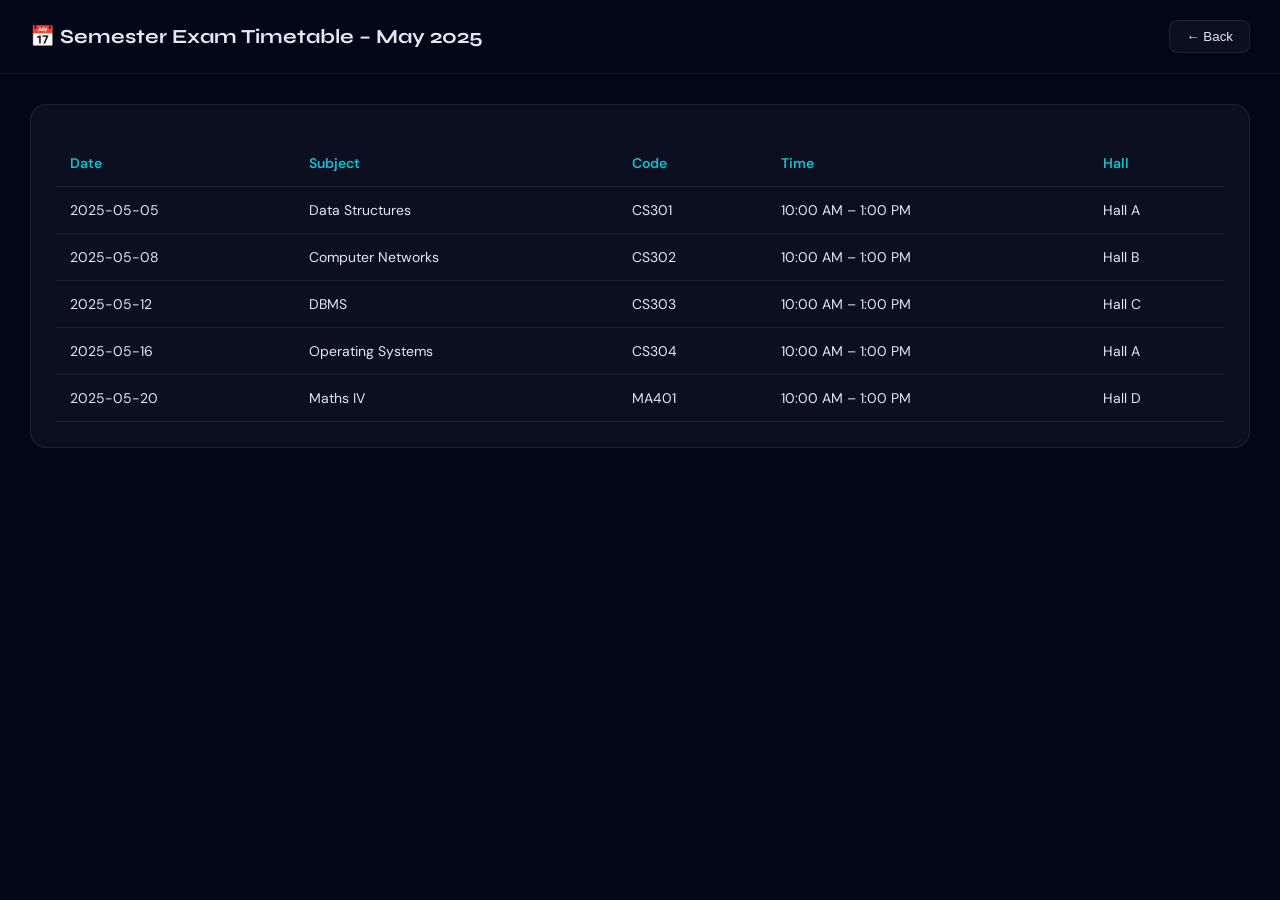
<file: students/exam_timetable.html>
<!DOCTYPE html>
<html lang="en">
<head>
<meta charset="UTF-8">
<meta name="viewport" content="width=device-width, initial-scale=1.0">

<title>GOATECH – Exam Timetable</title>

<link href="https://fonts.googleapis.com/css2?family=Syne:wght@400;600;700;800&family=DM+Sans:wght@300;400;500&display=swap" rel="stylesheet">

<style>
:root {
    --bg:#020617;
    --surface:rgba(255,255,255,0.04);
    --border:rgba(255,255,255,0.08);
    --cyan:#13bece;
    --text:#e2e8f0;
    --muted:#64748b;
}

body {
    margin:0;
    font-family:'DM Sans',sans-serif;
    background:var(--bg);
    color:var(--text);
}

/* Topbar */
.topbar {
    display:flex;
    justify-content:space-between;
    align-items:center;
    padding:20px 30px;
    border-bottom:1px solid var(--border);
}

.title {
    font-family:'Syne',sans-serif;
    font-size:20px;
    font-weight:700;
}

.back-btn {
    padding:8px 16px;
    border-radius:8px;
    background:var(--surface);
    border:1px solid var(--border);
    color:var(--text);
    cursor:pointer;
}

/* Container */
.container {
    padding:30px;
}

/* Card */
.card {
    background:var(--surface);
    border:1px solid var(--border);
    border-radius:16px;
    padding:25px;
}

/* Table */
table {
    width:100%;
    border-collapse:collapse;
    margin-top:10px;
}

th, td {
    padding:14px;
    text-align:left;
    border-bottom:1px solid var(--border);
}

th {
    color:var(--cyan);
    font-weight:600;
    font-size:14px;
}

td {
    font-size:14px;
}

tr:hover {
    background:rgba(255,255,255,0.03);
}

/* Highlight today */
.today {
    background:rgba(19,190,206,0.15);
    border-left:4px solid var(--cyan);
}

/* Responsive */
@media(max-width:768px){
    .container{
        padding:20px;
    }
    th, td{
        font-size:12px;
    }
}
</style>

</head>

<body>

<!-- Topbar -->
<div class="topbar">
    <div class="title">📅 Semester Exam Timetable – May 2025</div>
    <button class="back-btn" onclick="goBack()">← Back</button>
</div>

<!-- Content -->
<div class="container">
    <div class="card">

        <table>
            <thead>
                <tr>
                    <th>Date</th>
                    <th>Subject</th>
                    <th>Code</th>
                    <th>Time</th>
                    <th>Hall</th>
                </tr>
            </thead>

            <tbody id="examTable"></tbody>
        </table>

    </div>
</div>

<script>

// Sample Exam Data
const exams = [
    { date:"2025-05-05", subject:"Data Structures", code:"CS301", time:"10:00 AM – 1:00 PM", hall:"Hall A" },
    { date:"2025-05-08", subject:"Computer Networks", code:"CS302", time:"10:00 AM – 1:00 PM", hall:"Hall B" },
    { date:"2025-05-12", subject:"DBMS", code:"CS303", time:"10:00 AM – 1:00 PM", hall:"Hall C" },
    { date:"2025-05-16", subject:"Operating Systems", code:"CS304", time:"10:00 AM – 1:00 PM", hall:"Hall A" },
    { date:"2025-05-20", subject:"Maths IV", code:"MA401", time:"10:00 AM – 1:00 PM", hall:"Hall D" }
];

const table = document.getElementById("examTable");
const today = new Date().toISOString().split("T")[0];

// Render Table
exams.forEach(exam => {
    const isToday = exam.date === today;

    table.innerHTML += `
    <tr class="${isToday ? 'today' : ''}">
        <td>${exam.date}</td>
        <td>${exam.subject}</td>
        <td>${exam.code}</td>
        <td>${exam.time}</td>
        <td>${exam.hall}</td>
    </tr>`;
});

// Back Button
function goBack(){
    window.location.href = "student_dashboard.html";
}

</script>

</body>
</html>
</file>
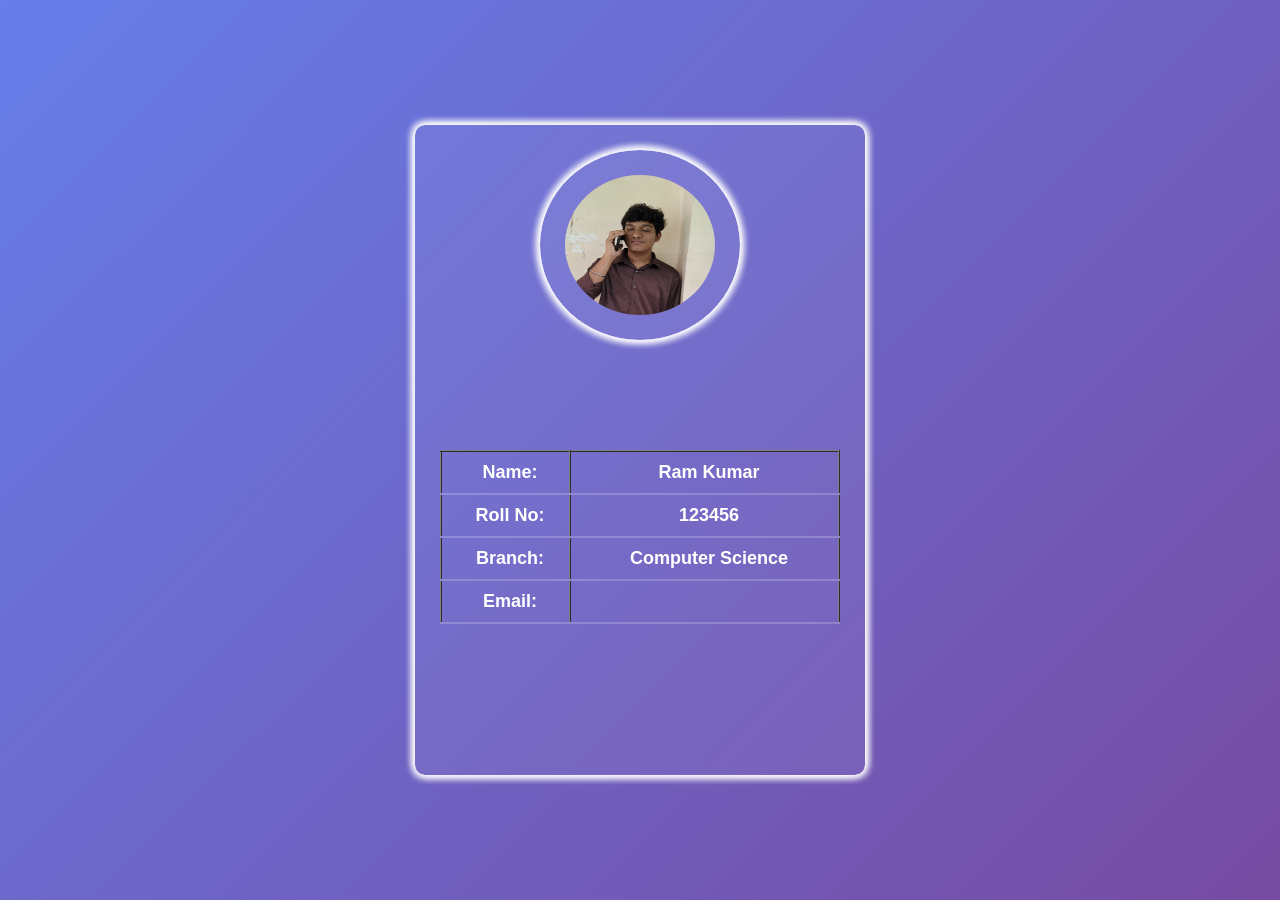
<file: students/profile.html>
<!DOCTYPE html>
<html lang="en">

<head>
    <meta charset="UTF-8">
    <meta name="viewport" content="width=device-width, initial-scale=1.0">
    <link rel="stylesheet" href="../css/studentprofile.css">
    <title></title>
</head>

<body>
    <center>
        <div id="outer">
            <div id="img"> <img src="../assets/image/joker.jpeg" alt="Profile Image"
                    style="width: 150px; height: 140px; border-radius: 50%;">
            </div>
            <table border="1">
                <tr>
                    <td>Name:</td>
                    <td>Ram Kumar</td>
                </tr>
                <tr>
                    <td>Roll No:</td>
                    <td>123456</td>
                </tr>
                <tr>
                    <td>Branch:</td>
                    <td>Computer Science</td>
                </tr>
                <tr>
                    <td>Email:</td>
                    <td>
            </table>
        </div>
    </center>
  
</body>

</html>
</file>
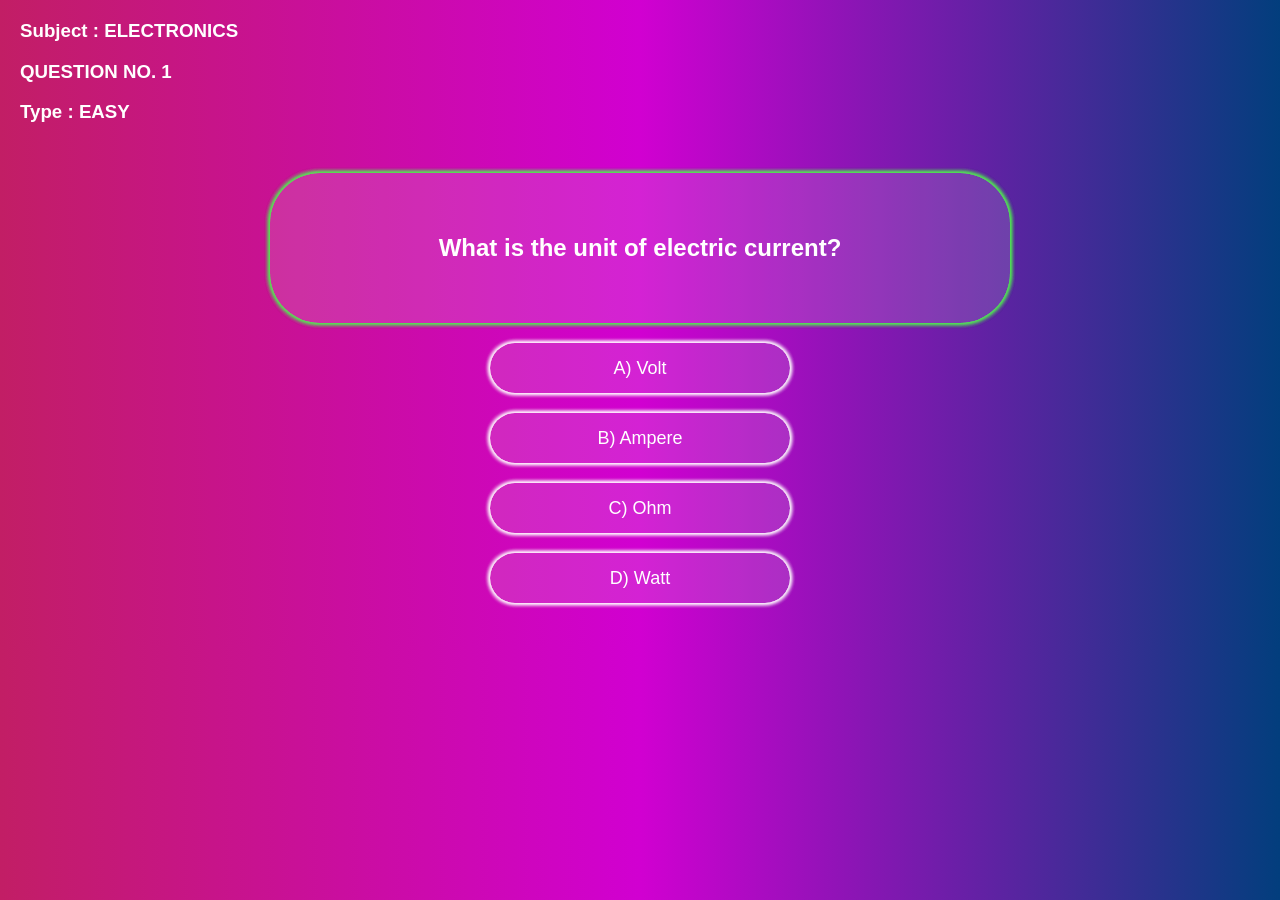
<file: students/quiz.html>
<!DOCTYPE html>
<html lang="en">

<head>
    <meta charset="UTF-8">
    <meta name="viewport" content="width=device-width, initial-scale=1.0">
    <title>QUIZ</title>
    <style>
        body {
            background: linear-gradient(90deg, #c21e65, #d100d1, #023e7d);
            color: white;
            font-family: 'Syne', sans-serif;
            margin: 20px; /* Added some margin so headers don't hug the edge */
        }

        #question {
            box-shadow:
                0 0 5px rgb(79, 241, 79),
                0 0 5px rgb(79, 241, 79),
                0 0 5px rgb(79, 241, 79),
                0 0 5px rgb(79, 241, 79);
            margin-top: 50px;
            width: 700px;
            height: 150px;
            background-color: rgba(225, 225, 225, 0.15);
            font-size: 24px;
            font-weight: 600;
            border-radius: 50px;
            margin-bottom: 20px;
            display: flex; /* Centers text vertically and horizontally */
            align-items: center;
            justify-content: center;
            padding: 0 20px;
            text-align: center;
        }

        button {
            box-shadow:
                0 0 5px white,
                0 0 5px white,
                0 0 5px white,
                0 0 5px white;
            width: 300px;
            height: 50px;
            background-color: rgba(225, 225, 225, 0.15);
            color: white; /* Ensures text is visible */
            font-size: 18px;
            font-weight: 500;
            border: none;
            border-radius: 50px;
            margin-bottom: 20px;
            cursor: pointer;
            transition: transform 0.1s;
        }

        button:active {
            transform: scale(0.95); /* Little click animation */
        }
    </style>
</head>

<body>
    <h3 id="display-subject">Subject : Loading...</h3>
    <h3>QUESTION NO. <span id="display-qno">0</span></h3>
    <h3 id="display-type">Type : Loading...</h3>
    
    <center>
        <div id="question">Fetching questions...</div>
        <div id="buttons">
            <button id="btn-a" onclick="checkAnswer('a')"></button><br>
            <button id="btn-b" onclick="checkAnswer('b')"></button><br>
            <button id="btn-c" onclick="checkAnswer('c')"></button><br>
            <button id="btn-d" onclick="checkAnswer('d')"></button><br>
        </div>
    </center>

    <script src="../js/quiz_handle.js"></script>
</body>

</html>
</file>
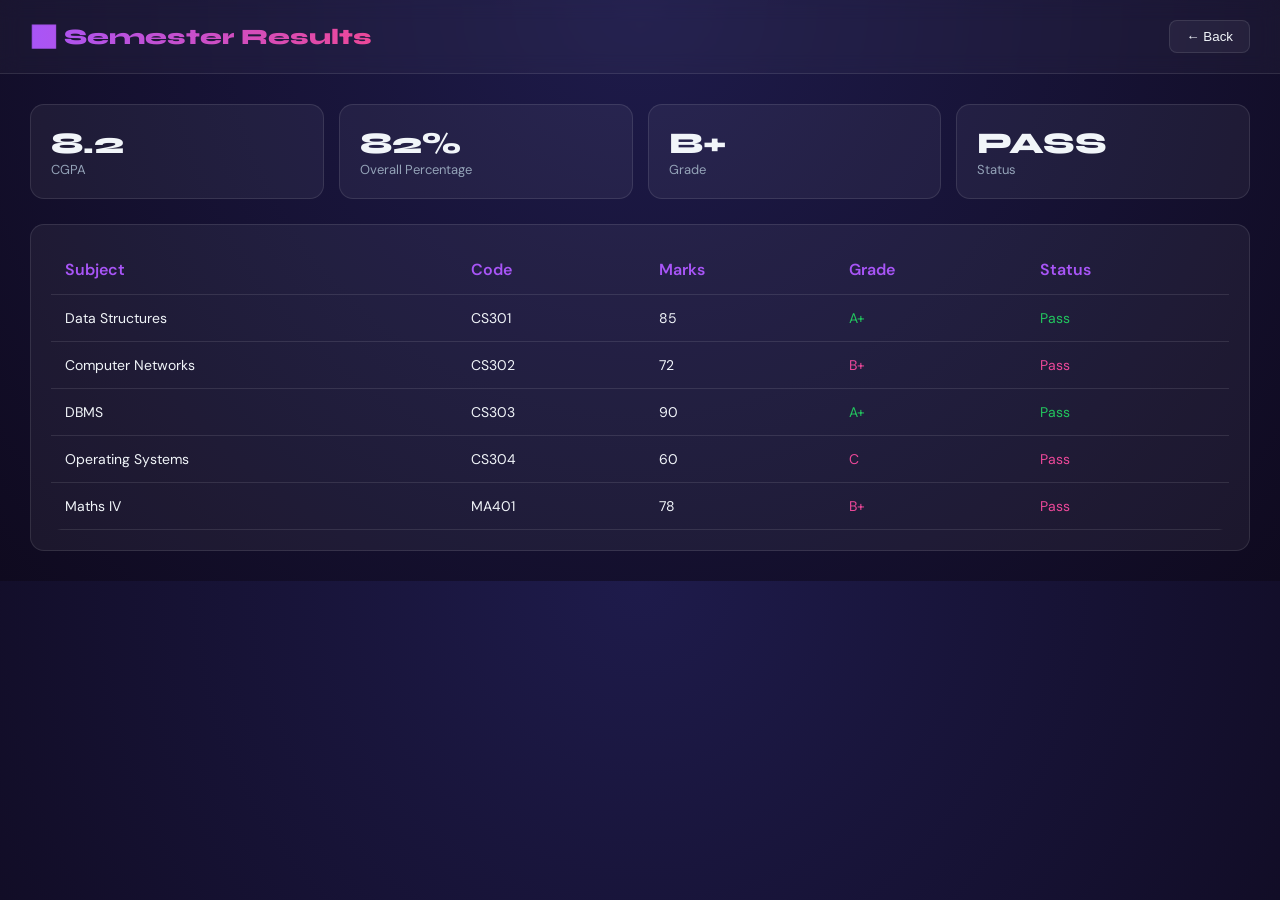
<file: students/results.html>
<!DOCTYPE html>
<html lang="en">
<head>
<meta charset="UTF-8">
<meta name="viewport" content="width=device-width, initial-scale=1.0">

<title>GOATECH – Results</title>

<link href="https://fonts.googleapis.com/css2?family=Syne:wght@400;600;700;800&family=DM+Sans:wght@300;400;500&display=swap" rel="stylesheet">

<style>
:root {
    --bg:#0f0a1f;
    --surface:rgba(255,255,255,0.05);
    --border:rgba(255,255,255,0.1);
    --primary:#a855f7;
    --secondary:#ec4899;
    --accent:#22c55e;
    --danger:#ef4444;
    --text:#f1f5f9;
    --muted:#94a3b8;
}

body {
    margin:0;
    font-family:'DM Sans',sans-serif;
    background: radial-gradient(circle at top, #1e1b4b, #0f0a1f);
    color:var(--text);
}

/* Topbar */
.topbar {
    display:flex;
    justify-content:space-between;
    align-items:center;
    padding:20px 30px;
    border-bottom:1px solid var(--border);
    background:rgba(255,255,255,0.03);
    backdrop-filter:blur(10px);
}

.title {
    font-family:'Syne',sans-serif;
    font-size:22px;
    font-weight:800;
    background:linear-gradient(90deg,var(--primary),var(--secondary));
    -webkit-background-clip:text;
    -webkit-text-fill-color:transparent;
}

.back-btn {
    padding:8px 16px;
    border-radius:8px;
    background:var(--surface);
    border:1px solid var(--border);
    color:var(--text);
    cursor:pointer;
    transition:0.3s;
}

.back-btn:hover {
    border-color:var(--primary);
    box-shadow:0 0 10px var(--primary);
}

/* Container */
.container {
    padding:30px;
}

/* Summary cards */
.summary {
    display:grid;
    grid-template-columns:repeat(auto-fit,minmax(200px,1fr));
    gap:15px;
    margin-bottom:25px;
}

.card {
    background:var(--surface);
    border:1px solid var(--border);
    border-radius:14px;
    padding:20px;
    transition:0.3s;
}

.card:hover {
    transform:translateY(-4px);
    box-shadow:0 0 20px rgba(168,85,247,0.2);
    border-color:var(--primary);
}

.value {
    font-family:'Syne',sans-serif;
    font-size:30px;
    font-weight:800;
}

.label {
    font-size:13px;
    color:var(--muted);
}

/* Table */
table {
    width:100%;
    border-collapse:collapse;
}

th, td {
    padding:14px;
    border-bottom:1px solid var(--border);
    text-align:left;
}

th {
    color:var(--primary);
    font-weight:600;
}

td {
    font-size:14px;
}

/* Grade Colors */
.pass { color:var(--accent); }
.avg { color:var(--secondary); }
.fail { color:var(--danger); }

/* Row Hover */
tr:hover {
    background:rgba(168,85,247,0.08);
}

/* Subtle glow for table */
.card table {
    border-radius:10px;
    overflow:hidden;
}

/* Responsive */
@media(max-width:768px){
    .container{
        padding:20px;
    }
}
</style>

</head>

<body>

<!-- Topbar -->
<div class="topbar">
    <div class="title">📊 Semester Results</div>
    <button class="back-btn" onclick="goBack()">← Back</button>
</div>

<div class="container">

    <!-- Summary -->
    <div class="summary">
        <div class="card">
            <div class="value" style="color:var(--green)">8.2</div>
            <div class="label">CGPA</div>
        </div>

        <div class="card">
            <div class="value" style="color:var(--cyan)">82%</div>
            <div class="label">Overall Percentage</div>
        </div>

        <div class="card">
            <div class="value" style="color:var(--amber)">B+</div>
            <div class="label">Grade</div>
        </div>

        <div class="card">
            <div class="value" style="color:var(--green)">PASS</div>
            <div class="label">Status</div>
        </div>
    </div>

    <!-- Result Table -->
    <div class="card">
        <table>
            <thead>
                <tr>
                    <th>Subject</th>
                    <th>Code</th>
                    <th>Marks</th>
                    <th>Grade</th>
                    <th>Status</th>
                </tr>
            </thead>

            <tbody id="resultTable"></tbody>
        </table>
    </div>

</div>

<script>

// Sample Results Data
const results = [
    { subject:"Data Structures", code:"CS301", marks:85 },
    { subject:"Computer Networks", code:"CS302", marks:72 },
    { subject:"DBMS", code:"CS303", marks:90 },
    { subject:"Operating Systems", code:"CS304", marks:60 },
    { subject:"Maths IV", code:"MA401", marks:78 }
];

const table = document.getElementById("resultTable");

// Grade Logic
function getGrade(marks){
    if(marks >= 85) return {grade:"A+", class:"pass"};
    if(marks >= 70) return {grade:"B+", class:"avg"};
    if(marks >= 50) return {grade:"C", class:"avg"};
    return {grade:"F", class:"fail"};
}

// Render Table
results.forEach(r => {
    const g = getGrade(r.marks);

    table.innerHTML += `
    <tr>
        <td>${r.subject}</td>
        <td>${r.code}</td>
        <td>${r.marks}</td>
        <td class="grade ${g.class}">${g.grade}</td>
        <td class="${g.class}">${g.grade === 'F' ? 'Fail' : 'Pass'}</td>
    </tr>`;
});

// Back
function goBack(){
    window.location.href = "student_dashboard.html";
}

</script>

</body>
</html>
</file>
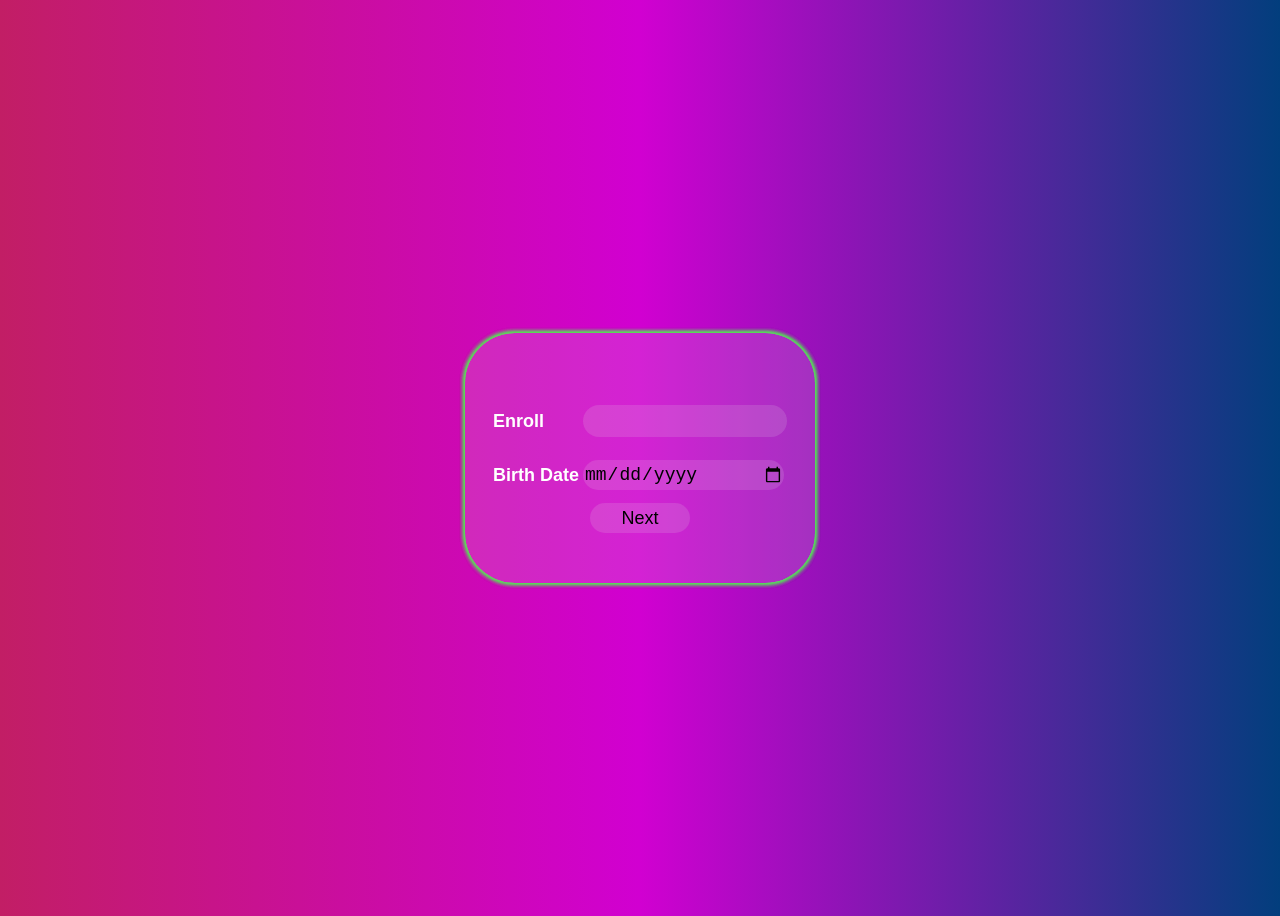
<file: students/voting/voting_login.html>
<!DOCTYPE html>
<html lang="en">
<head>
    <meta charset="UTF-8">
    <meta name="viewport" content="width=device-width, initial-scale=1.0">
    <title>voting

    </title>
    <style>
        body {
            display: flex;
            background: linear-gradient(90deg, #c21e65, #d100d1, #023e7d);
            color: white;
            font-family: 'Syne', sans-serif;
            align-items: center;
            align-content: center;
            justify-content: center;
            height: 100vh;
        }

        #voting {
            
            box-shadow:
                0 0 5px rgb(79, 241, 79),
                0 0 5px rgb(79, 241, 79),
                0 0 5px rgb(79, 241, 79),
                0 0 5px rgb(79, 241, 79);
            align-items: center;
            align-content: center;
            justify-content: center;
            width: 350px;
            height: 250px;
            background-color: rgba(225, 225, 225, 0.15);
            font-size: 18px;
            font-weight: 600;
            border-radius: 50px;
            
        }
        td,tr{
            padding-top: 20px;
        }
        input{
            width: 200px;
            height: 30px;
            background-color: rgba(225, 225, 225, 0.15);
            font-size: 18px;
            font-weight: 500;
            border: none;
            border-radius: 50px;
        }
        button{
            margin-top: 10px;
           width: 100px;
            height: 30px;
            background-color: rgba(225, 225, 225, 0.15);
            font-size: 18px;
            font-weight: 500;
            border: none;
            border-radius: 50px;
        }
    </style>
</head>
<body>
    <center><div id="voting">
        <table>
            <tr><td>Enroll</td><td><input type="text"></td></tr>
            <tr><td>Birth Date</td><td><input type="date"></td></tr>
        </table>
        <button onclick="next()">Next</button>
    </div></center>
    <script>
        function next(){
            window.location.href = "voting_page.html";
        }
    </script>
</body>
</html>
</file>
<file: css/staffdashboard.css>
:root {
            --bg:         #0a0f1e;
            --bg2:        #0f1629;
            --surface:    rgba(255,255,255,0.04);
            --surface2:   rgba(255,255,255,0.07);
            --border:     rgba(255,255,255,0.08);
            --border-hi:  rgba(99,179,237,0.3);

            --blue:       #63b3ed;
            --blue-dim:   rgba(99,179,237,0.12);
            --blue-glow:  rgba(99,179,237,0.3);
            --teal:       #4fd1c5;
            --green:      #68d391;
            --amber:      #f6ad55;
            --red:        #fc8181;
            --purple:     #b794f4;
            --pink:       #f687b3;

            --text:       #e2e8f0;
            --muted:      #718096;
            --muted2:     #4a5568;
        }

        * { box-sizing: border-box; margin: 0; padding: 0; }

        body {
            font-family: 'Outfit', sans-serif;
            background: var(--bg);
            color: var(--text);
            min-height: 100vh;
            overflow-x: hidden;
        }

        /* Ambient BG */
        body::before {
            content: '';
            position: fixed; inset: 0; z-index: 0;
            background:
                radial-gradient(ellipse 55% 45% at 5% 15%,  rgba(99,179,237,0.06) 0%, transparent 65%),
                radial-gradient(ellipse 45% 50% at 90% 80%,  rgba(79,209,197,0.05) 0%, transparent 60%),
                radial-gradient(ellipse 30% 30% at 50% 50%,  rgba(183,148,244,0.04) 0%, transparent 70%);
            pointer-events: none;
        }

        /* Grid pattern overlay */
        body::after {
            content: '';
            position: fixed; inset: 0; z-index: 0;
            background-image:
                linear-gradient(rgba(99,179,237,0.03) 1px, transparent 1px),
                linear-gradient(90deg, rgba(99,179,237,0.03) 1px, transparent 1px);
            background-size: 40px 40px;
            pointer-events: none;
        }

        .layout { display: flex; min-height: 100vh; position: relative; z-index: 1; }

        /* ── SIDEBAR ── */
        .sidebar {
            width: 256px;
            flex-shrink: 0;
            background: rgba(10,15,30,0.9);
            border-right: 1px solid var(--border);
            backdrop-filter: blur(24px);
            display: flex;
            flex-direction: column;
            position: sticky;
            top: 0;
            height: 100vh;
            overflow-y: auto;
        }

        .sidebar-head {
            padding: 26px 22px;
            border-bottom: 1px solid var(--border);
        }
        .logo-row { display: flex; align-items: center; gap: 10px; margin-bottom: 10px; }
        .logo-icon {
            width: 36px; height: 36px;
            background: linear-gradient(135deg, var(--blue), var(--teal));
            border-radius: 10px;
            display: flex; align-items: center; justify-content: center;
            font-size: 18px;
        }
        .logo-text {
            font-size: 20px; font-weight: 800;
            letter-spacing: 1.5px;
            background: linear-gradient(90deg, var(--blue), var(--teal));
            -webkit-background-clip: text;
            -webkit-text-fill-color: transparent;
        }
        .staff-chip {
            display: inline-flex;
            align-items: center;
            gap: 6px;
            font-size: 11px;
            font-family: 'JetBrains Mono', monospace;
            color: var(--blue);
            background: var(--blue-dim);
            border: 1px solid var(--blue-glow);
            padding: 4px 10px;
            border-radius: 20px;
        }

        .nav-group { padding: 18px 14px 0; }
        .nav-grp-label {
            font-size: 10px;
            text-transform: uppercase;
            letter-spacing: 1.5px;
            color: var(--muted2);
            padding: 0 8px;
            margin-bottom: 6px;
        }
        .nav-item {
            display: flex;
            align-items: center;
            gap: 10px;
            padding: 10px 12px;
            border-radius: 10px;
            cursor: pointer;
            font-size: 14px;
            font-weight: 500;
            color: var(--muted);
            transition: all 0.2s;
            margin-bottom: 2px;
            text-decoration: none;
            position: relative;
        }
        .nav-item:hover { background: var(--surface2); color: var(--text); }
        .nav-item.active {
            background: var(--blue-dim);
            color: var(--blue);
        }
        .nav-item .icon { font-size: 17px; width: 22px; text-align: center; }
        .nav-badge {
            margin-left: auto;
            font-size: 10px;
            font-family: 'JetBrains Mono', monospace;
            background: rgba(246,173,85,0.15);
            color: var(--amber);
            padding: 2px 7px;
            border-radius: 10px;
        }

        .sidebar-profile {
            margin-top: auto;
            padding: 16px 20px;
            border-top: 1px solid var(--border);
        }
        .profile-card {
            display: flex; align-items: center; gap: 12px;
            padding: 10px 12px;
            border-radius: 12px;
            background: var(--surface);
            border: 1px solid var(--border);
        }
        .p-avatar {
            width: 38px; height: 38px;
            border-radius: 10px;
            background: linear-gradient(135deg, var(--blue), var(--teal));
            display: flex; align-items: center; justify-content: center;
            font-weight: 700; font-size: 14px; color: var(--bg);
            flex-shrink: 0;
        }
        .p-info .p-name { font-size: 13px; font-weight: 600; }
        .p-info .p-dept { font-size: 11px; color: var(--muted); }
        .p-status {
            margin-left: auto;
            width: 8px; height: 8px;
            background: var(--green);
            border-radius: 50%;
            flex-shrink: 0;
            box-shadow: 0 0 6px var(--green);
        }

        /* ── MAIN ── */
        .main { flex: 1; display: flex; flex-direction: column; min-width: 0; }

        .topbar {
            display: flex;
            align-items: center;
            justify-content: space-between;
            padding: 18px 32px;
            border-bottom: 1px solid var(--border);
            background: rgba(10,15,30,0.7);
            backdrop-filter: blur(16px);
            position: sticky;
            top: 0;
            z-index: 10;
        }
        .topbar-left { display: flex; flex-direction: column; }
        .page-title { font-size: 18px; font-weight: 700; }
        .page-sub { font-size: 12px; color: var(--muted); font-family: 'JetBrains Mono', monospace; margin-top: 2px; }
        .topbar-right { display: flex; align-items: center; gap: 12px; }
        .tb-chip {
            font-size: 12px;
            font-family: 'JetBrains Mono', monospace;
            color: var(--blue);
            background: var(--blue-dim);
            border: 1px solid var(--border-hi);
            padding: 6px 14px;
            border-radius: 20px;
        }
        .tb-btn {
            width: 38px; height: 38px;
            background: var(--surface);
            border: 1px solid var(--border);
            border-radius: 10px;
            display: flex; align-items: center; justify-content: center;
            cursor: pointer; font-size: 17px;
            transition: border-color 0.2s;
            position: relative;
        }
        .tb-btn:hover { border-color: var(--blue); }
        .tb-dot {
            position: absolute; top: 8px; right: 8px;
            width: 7px; height: 7px;
            background: var(--amber);
            border-radius: 50%;
            border: 2px solid var(--bg);
        }

        /* ── CONTENT ── */
        .content { padding: 28px 32px; }

        @keyframes fadeUp {
            from { opacity: 0; transform: translateY(14px); }
            to   { opacity: 1; transform: translateY(0); }
        }

        /* Banner */
        .banner {
            border-radius: 18px;
            background: linear-gradient(135deg, rgba(99,179,237,0.1), rgba(79,209,197,0.07));
            border: 1px solid rgba(99,179,237,0.2);
            padding: 26px 30px;
            margin-bottom: 28px;
            display: flex;
            align-items: center;
            justify-content: space-between;
            gap: 20px;
            animation: fadeUp 0.3s ease both;
        }
        .banner h1 { font-size: 24px; font-weight: 800; margin-bottom: 5px; }
        .banner h1 span {
            background: linear-gradient(90deg, var(--blue), var(--teal));
            -webkit-background-clip: text; -webkit-text-fill-color: transparent;
        }
        .banner p { font-size: 13px; color: var(--muted); }
        .banner-stats {
            display: flex; gap: 16px; flex-shrink: 0;
        }
        .bstat {
            background: rgba(10,15,30,0.5);
            border: 1px solid var(--border);
            border-radius: 12px;
            padding: 14px 18px;
            text-align: center;
            min-width: 80px;
        }
        .bstat .bval {
            font-size: 22px; font-weight: 800;
            font-family: 'JetBrains Mono', monospace;
        }
        .bstat .blabel { font-size: 10px; color: var(--muted); margin-top: 3px; text-transform: uppercase; letter-spacing: 0.5px; }

        /* Stat cards */
        .stats-row {
            display: grid;
            grid-template-columns: repeat(4, 1fr);
            gap: 14px;
            margin-bottom: 28px;
        }
        .scard {
            background: var(--surface);
            border: 1px solid var(--border);
            border-radius: 14px;
            padding: 18px 20px;
            transition: border-color 0.2s, transform 0.2s;
            animation: fadeUp 0.4s ease both;
        }
        .scard:hover { border-color: var(--border-hi); transform: translateY(-2px); }
        .scard .sc-top { display: flex; align-items: center; justify-content: space-between; margin-bottom: 12px; }
        .scard .sc-icon {
            width: 36px; height: 36px;
            border-radius: 10px;
            display: flex; align-items: center; justify-content: center;
            font-size: 18px;
        }
        .scard .sc-trend {
            font-size: 11px;
            font-family: 'JetBrains Mono', monospace;
            padding: 3px 8px;
            border-radius: 20px;
        }
        .scard .sc-val {
            font-size: 28px; font-weight: 800;
            line-height: 1;
            font-family: 'JetBrains Mono', monospace;
        }
        .scard .sc-label { font-size: 12px; color: var(--muted); margin-top: 5px; }
        .scard .sc-bar { height: 3px; background: var(--border); border-radius: 3px; margin-top: 14px; overflow: hidden; }
        .scard .sc-fill { height: 100%; border-radius: 3px; }

        /* Two-col */
        .two-col { display: grid; grid-template-columns: 1.3fr 1fr; gap: 20px; margin-bottom: 28px; }
        .three-col { display: grid; grid-template-columns: 1fr 1fr 1fr; gap: 20px; margin-bottom: 28px; }

        .card {
            background: var(--surface);
            border: 1px solid var(--border);
            border-radius: 16px;
            padding: 22px;
            animation: fadeUp 0.4s ease both;
        }
        .card-title {
            font-size: 14px; font-weight: 700;
            margin-bottom: 16px;
            display: flex; align-items: center; justify-content: space-between;
        }
        .card-title .ct-badge {
            font-size: 11px;
            font-family: 'JetBrains Mono', monospace;
            color: var(--muted);
            background: var(--surface2);
            padding: 3px 8px;
            border-radius: 8px;
        }

        /* Attendance marking */
        .class-header {
            display: flex; align-items: center; gap: 10px;
            padding: 12px 14px;
            background: var(--blue-dim);
            border: 1px solid var(--border-hi);
            border-radius: 10px;
            margin-bottom: 14px;
        }
        .class-header .cls-name { font-weight: 700; font-size: 14px; }
        .class-header .cls-info { font-size: 11px; color: var(--blue); font-family: 'JetBrains Mono', monospace; margin-top: 2px; }
        .student-row {
            display: flex; align-items: center; gap: 12px;
            padding: 10px 12px;
            border-radius: 10px;
            margin-bottom: 4px;
            transition: background 0.15s;
        }
        .student-row:hover { background: var(--surface2); }
        .s-num { font-size: 11px; color: var(--muted); font-family: 'JetBrains Mono', monospace; width: 28px; }
        .s-name { flex: 1; font-size: 13px; font-weight: 500; }
        .s-enroll { font-size: 11px; color: var(--muted); font-family: 'JetBrains Mono', monospace; }
        .att-toggle { display: flex; gap: 4px; }
        .att-btn {
            width: 32px; height: 28px;
            border-radius: 6px;
            border: 1px solid var(--border);
            background: var(--surface);
            color: var(--muted);
            font-size: 13px;
            cursor: pointer;
            transition: all 0.15s;
            display: flex; align-items: center; justify-content: center;
        }
        .att-btn.present { background: rgba(104,211,145,0.15); border-color: rgba(104,211,145,0.4); color: var(--green); }
        .att-btn.absent  { background: rgba(252,129,129,0.15); border-color: rgba(252,129,129,0.4); color: var(--red); }

        .submit-btn {
            width: 100%;
            margin-top: 14px;
            padding: 11px;
            border-radius: 10px;
            border: none;
            background: linear-gradient(135deg, var(--blue), var(--teal));
            color: var(--bg);
            font-size: 14px;
            font-weight: 700;
            font-family: 'Outfit', sans-serif;
            cursor: pointer;
            transition: opacity 0.2s, transform 0.15s;
        }
        .submit-btn:hover { opacity: 0.88; transform: scale(1.01); }

        /* Today's schedule */
        .period-item {
            display: flex; align-items: center; gap: 12px;
            padding: 12px 0;
            border-bottom: 1px solid var(--border);
        }
        .period-item:last-child { border-bottom: none; }
        .period-time-col {
            width: 90px;
            font-size: 11px;
            font-family: 'JetBrains Mono', monospace;
            color: var(--muted);
            flex-shrink: 0;
        }
        .period-dot { width: 8px; height: 8px; border-radius: 50%; flex-shrink: 0; }
        .period-detail { flex: 1; }
        .period-detail .pd-name { font-size: 13px; font-weight: 600; }
        .period-detail .pd-room { font-size: 11px; color: var(--muted); margin-top: 2px; }
        .period-detail .pd-class { font-size: 11px; color: var(--muted); }
        .now-tag {
            font-size: 10px;
            background: var(--green);
            color: var(--bg);
            padding: 3px 8px;
            border-radius: 10px;
            font-weight: 700;
            font-family: 'JetBrains Mono', monospace;
        }
        .done-tag {
            font-size: 10px;
            background: var(--surface2);
            color: var(--muted);
            padding: 3px 8px;
            border-radius: 10px;
            font-family: 'JetBrains Mono', monospace;
        }

        /* Quiz creator */
        .quiz-form input, .quiz-form select, .quiz-form textarea {
            width: 100%;
            padding: 10px 12px;
            border-radius: 9px;
            border: 1px solid var(--border);
            background: var(--bg2);
            color: var(--text);
            font-size: 13px;
            font-family: 'Outfit', sans-serif;
            outline: none;
            margin-bottom: 10px;
            transition: border-color 0.2s;
        }
        .quiz-form input:focus, .quiz-form select:focus, .quiz-form textarea:focus {
            border-color: var(--blue);
        }
        .quiz-form label { font-size: 12px; color: var(--muted); display: block; margin-bottom: 4px; }

        /* Student performance table */
        .perf-table { width: 100%; border-collapse: collapse; }
        .perf-table th {
            font-size: 11px;
            text-transform: uppercase;
            letter-spacing: 0.8px;
            color: var(--muted);
            text-align: left;
            padding: 0 10px 10px;
            border-bottom: 1px solid var(--border);
        }
        .perf-table td {
            padding: 11px 10px;
            font-size: 13px;
            border-bottom: 1px solid rgba(255,255,255,0.04);
        }
        .perf-table tr:last-child td { border-bottom: none; }
        .perf-table tr:hover td { background: var(--surface2); }
        .att-pct {
            font-family: 'JetBrains Mono', monospace;
            font-weight: 600;
            font-size: 13px;
        }
        .grade-badge {
            font-size: 11px; font-weight: 700;
            padding: 3px 9px;
            border-radius: 8px;
            font-family: 'JetBrains Mono', monospace;
        }

        /* Section header */
        .sec-head {
            font-size: 13px; font-weight: 700;
            color: var(--muted);
            text-transform: uppercase;
            letter-spacing: 1px;
            margin-bottom: 16px;
            display: flex; align-items: center; gap: 10px;
        }
        .sec-head::after { content: ''; flex: 1; height: 1px; background: var(--border); }

        /* Mini progress ring inline */
        .ring-wrap { display: flex; align-items: center; gap: 6px; }

        /* Tabs */
        .tabs { display: flex; gap: 6px; margin-bottom: 16px; }
        .tab {
            padding: 7px 16px;
            border-radius: 20px;
            font-size: 12px;
            cursor: pointer;
            border: 1px solid var(--border);
            background: var(--surface);
            color: var(--muted);
            transition: all 0.2s;
            font-weight: 500;
        }
        .tab.active {
            background: var(--blue-dim);
            border-color: var(--border-hi);
            color: var(--blue);
        }

        /* Notification items */
        .notif-item {
            display: flex; gap: 12px;
            padding: 12px 0;
            border-bottom: 1px solid var(--border);
        }
        .notif-item:last-child { border-bottom: none; }
        .notif-icon {
            width: 34px; height: 34px;
            border-radius: 9px;
            display: flex; align-items: center; justify-content: center;
            font-size: 16px;
            flex-shrink: 0;
        }
        .notif-text .nt-title { font-size: 13px; font-weight: 600; }
        .notif-text .nt-desc  { font-size: 12px; color: var(--muted); margin-top: 2px; line-height: 1.5; }
        .notif-text .nt-time  { font-size: 11px; color: var(--muted2); margin-top: 4px; font-family: 'JetBrains Mono', monospace; }

        /* Scrollbar */
        ::-webkit-scrollbar { width: 4px; }
        ::-webkit-scrollbar-track { background: transparent; }
        ::-webkit-scrollbar-thumb { background: var(--border); border-radius: 4px; }

        /* Responsive */
        @media (max-width: 1100px) {
            .stats-row { grid-template-columns: repeat(2, 1fr); }
            .three-col { grid-template-columns: 1fr 1fr; }
        }
        @media (max-width: 768px) {
            .sidebar { display: none; }
            .content { padding: 18px; }
            .two-col, .three-col { grid-template-columns: 1fr; }
            .topbar { padding: 14px 18px; }
            .banner-stats { display: none; }
        }
</file>
<file: css/studentdashboard.css>
:root {
            --bg:       #020617;
            --surface:  rgba(255,255,255,0.04);
            --border:   rgba(255,255,255,0.08);
            --cyan:     #13bece;
            --cyan-dim: rgba(19,190,206,0.15);
            --cyan-glow:rgba(19,190,206,0.35);
            --text:     #e2e8f0;
            --muted:    #64748b;
            --green:    #22d3a5;
            --amber:    #f59e0b;
            --red:      #f87171;
            --purple:   #a78bfa;
        }

        * { box-sizing: border-box; margin: 0; padding: 0; }

        body {
            font-family: 'DM Sans', sans-serif;
            background: var(--bg);
            color: var(--text);
            min-height: 100vh;
            overflow-x: hidden;
        }

        /* ── Animated background ── */
        body::before {
            content: '';
            position: fixed; inset: 0; z-index: 0;
            background:
                radial-gradient(ellipse 60% 50% at 10% 20%, rgba(19,190,206,0.07) 0%, transparent 60%),
                radial-gradient(ellipse 50% 40% at 85% 75%, rgba(167,139,250,0.06) 0%, transparent 55%);
            pointer-events: none;
        }

        /* ── Layout ── */
        .layout { display: flex; min-height: 100vh; position: relative; z-index: 1; }

        /* ── Sidebar ── */
        .sidebar {
            width: 240px;
            flex-shrink: 0;
            background: rgba(2,6,23,0.8);
            border-right: 1px solid var(--border);
            backdrop-filter: blur(20px);
            display: flex;
            flex-direction: column;
            padding: 0 0 24px;
            position: sticky;
            top: 0;
            height: 100vh;
            overflow-y: auto;
        }

        .sidebar-logo {
            padding: 28px 24px 20px;
            border-bottom: 1px solid var(--border);
        }
        .sidebar-logo .brand {
            font-family: 'Syne', sans-serif;
            font-size: 22px;
            font-weight: 800;
            color: var(--cyan);
            letter-spacing: 1px;
        }
        .sidebar-logo .tagline {
            font-size: 10px;
            color: var(--muted);
            margin-top: 2px;
            letter-spacing: 0.5px;
            text-transform: uppercase;
        }

        .nav-section {
            padding: 20px 16px 0;
        }
        .nav-label {
            font-size: 10px;
            text-transform: uppercase;
            letter-spacing: 1px;
            color: var(--muted);
            padding: 0 8px;
            margin-bottom: 8px;
        }
        .nav-item {
            display: flex;
            align-items: center;
            gap: 10px;
            padding: 10px 12px;
            border-radius: 10px;
            cursor: pointer;
            font-size: 14px;
            font-weight: 500;
            color: var(--muted);
            transition: all 0.2s;
            margin-bottom: 2px;
            text-decoration: none;
        }
        .nav-item:hover { background: var(--surface); color: var(--text); }
        .nav-item.active {
            background: var(--cyan-dim);
            color: var(--cyan);
        }
        .nav-item .icon { font-size: 18px; width: 22px; text-align: center; }

        .sidebar-footer {
            margin-top: auto;
            padding: 16px 24px;
            border-top: 1px solid var(--border);
        }
        .user-pill {
            display: flex;
            align-items: center;
            gap: 10px;
        }
        .avatar {
            width: 36px; height: 36px;
            border-radius: 50%;
            background: linear-gradient(135deg, var(--cyan), var(--purple));
            display: flex; align-items: center; justify-content: center;
            font-family: 'Syne', sans-serif;
            font-weight: 700; font-size: 14px; color: #fff;
            flex-shrink: 0;
        }
        .user-info .name { font-size: 13px; font-weight: 600; }
        .user-info .role { font-size: 11px; color: var(--muted); }

        /* ── Main ── */
        .main {
            flex: 1;
            display: flex;
            flex-direction: column;
            min-width: 0;
        }

        /* ── Topbar ── */
        .topbar {
            display: flex;
            align-items: center;
            justify-content: space-between;
            padding: 20px 32px;
            border-bottom: 1px solid var(--border);
            background: rgba(2,6,23,0.6);
            backdrop-filter: blur(12px);
            position: sticky;
            top: 0;
            z-index: 10;
        }
        .page-title {
            font-family: 'Syne', sans-serif;
            font-size: 20px;
            font-weight: 700;
        }
        .topbar-right { display: flex; align-items: center; gap: 14px; }
        .notif-btn {
            width: 38px; height: 38px;
            background: var(--surface);
            border: 1px solid var(--border);
            border-radius: 10px;
            display: flex; align-items: center; justify-content: center;
            cursor: pointer;
            font-size: 18px;
            position: relative;
            transition: border-color 0.2s;
        }
        .notif-btn:hover { border-color: var(--cyan); }
        .notif-dot {
            position: absolute; top: 7px; right: 7px;
            width: 8px; height: 8px;
            background: var(--cyan);
            border-radius: 50%;
            border: 2px solid var(--bg);
        }
        .enroll-tag {
            font-size: 12px; color: var(--muted);
            background: var(--surface);
            border: 1px solid var(--border);
            padding: 6px 12px;
            border-radius: 20px;
        }
        .enroll-tag span { color: var(--cyan); font-weight: 600; }

        /* ── Content ── */
        .content { padding: 32px; }

        /* Welcome banner */
        .welcome-banner {
            background: linear-gradient(135deg, rgba(19,190,206,0.12), rgba(167,139,250,0.08));
            border: 1px solid rgba(19,190,206,0.2);
            border-radius: 16px;
            padding: 28px 32px;
            margin-bottom: 32px;
            display: flex;
            align-items: center;
            justify-content: space-between;
            gap: 20px;
        }
        .welcome-text h1 {
            font-family: 'Syne', sans-serif;
            font-size: 26px;
            font-weight: 800;
            margin-bottom: 6px;
        }
        .welcome-text h1 span { color: var(--cyan); }
        .welcome-text p { color: var(--muted); font-size: 14px; }
        .welcome-badge {
            background: var(--cyan-dim);
            border: 1px solid var(--cyan-glow);
            border-radius: 12px;
            padding: 16px 20px;
            text-align: center;
            flex-shrink: 0;
        }
        .welcome-badge .sem { font-size: 11px; color: var(--muted); text-transform: uppercase; letter-spacing: 1px; }
        .welcome-badge .sem-val {
            font-family: 'Syne', sans-serif;
            font-size: 24px;
            font-weight: 800;
            color: var(--cyan);
        }

        /* Stats row */
        .stats-grid {
            display: grid;
            grid-template-columns: repeat(4, 1fr);
            gap: 16px;
            margin-bottom: 32px;
        }
        .stat-card {
            background: var(--surface);
            border: 1px solid var(--border);
            border-radius: 14px;
            padding: 20px;
            transition: border-color 0.2s, transform 0.2s;
            cursor: default;
        }
        .stat-card:hover { border-color: rgba(19,190,206,0.3); transform: translateY(-2px); }
        .stat-card .label { font-size: 12px; color: var(--muted); margin-bottom: 10px; }
        .stat-card .value {
            font-family: 'Syne', sans-serif;
            font-size: 30px;
            font-weight: 800;
            line-height: 1;
        }
        .stat-card .sub { font-size: 12px; color: var(--muted); margin-top: 6px; }
        .stat-card .bar-bg {
            height: 4px;
            background: var(--border);
            border-radius: 4px;
            margin-top: 12px;
            overflow: hidden;
        }
        .stat-card .bar-fill {
            height: 100%;
            border-radius: 4px;
            transition: width 1s ease;
        }

        /* Sections */
        .section-title {
            font-family: 'Syne', sans-serif;
            font-size: 16px;
            font-weight: 700;
            margin-bottom: 16px;
            display: flex;
            align-items: center;
            gap: 8px;
        }
        .section-title::after {
            content: '';
            flex: 1;
            height: 1px;
            background: var(--border);
        }

        /* Two-col grid */
        .two-col { display: grid; grid-template-columns: 1fr 1fr; gap: 24px; margin-bottom: 32px; }

        /* Attendance card */
        .card {
            background: var(--surface);
            border: 1px solid var(--border);
            border-radius: 16px;
            padding: 24px;
        }

        /* Subject attendance */
        .subject-row {
            display: flex;
            align-items: center;
            gap: 14px;
            padding: 12px 0;
            border-bottom: 1px solid var(--border);
        }
        .subject-row:last-child { border-bottom: none; }
        .subject-dot {
            width: 10px; height: 10px;
            border-radius: 50%;
            flex-shrink: 0;
        }
        .subject-name { flex: 1; font-size: 13px; font-weight: 500; }
        .subject-classes { font-size: 12px; color: var(--muted); }
        .subject-pct {
            font-family: 'Syne', sans-serif;
            font-weight: 700;
            font-size: 14px;
            width: 46px;
            text-align: right;
        }
        .subject-mini-bar { flex: 1; height: 5px; background: var(--border); border-radius: 4px; overflow: hidden; }
        .subject-mini-fill { height: 100%; border-radius: 4px; }

        /* Upcoming quiz */
        .quiz-item {
            display: flex;
            align-items: flex-start;
            gap: 14px;
            padding: 14px 0;
            border-bottom: 1px solid var(--border);
        }
        .quiz-item:last-child { border-bottom: none; }
        .quiz-icon {
            width: 40px; height: 40px;
            border-radius: 10px;
            display: flex; align-items: center; justify-content: center;
            font-size: 20px;
            flex-shrink: 0;
        }
        .quiz-info .quiz-name { font-size: 14px; font-weight: 600; }
        .quiz-info .quiz-sub { font-size: 12px; color: var(--muted); margin-top: 2px; }
        .quiz-meta { margin-left: auto; text-align: right; flex-shrink: 0; }
        .quiz-date { font-size: 12px; color: var(--muted); }
        .quiz-badge {
            font-size: 11px;
            padding: 3px 8px;
            border-radius: 20px;
            margin-top: 4px;
            display: inline-block;
        }

        /* Timetable */
        .timetable-wrap { margin-bottom: 32px; }
        .day-tabs { display: flex; gap: 8px; margin-bottom: 16px; flex-wrap: wrap; }
        .day-tab {
            padding: 8px 16px;
            border-radius: 20px;
            font-size: 13px;
            cursor: pointer;
            border: 1px solid var(--border);
            background: var(--surface);
            color: var(--muted);
            transition: all 0.2s;
        }
        .day-tab.active {
            background: var(--cyan-dim);
            border-color: var(--cyan-glow);
            color: var(--cyan);
            font-weight: 600;
        }
        .timetable-grid {
            display: grid;
            grid-template-columns: repeat(5, 1fr);
            gap: 10px;
        }
        .period-card {
            background: var(--surface);
            border: 1px solid var(--border);
            border-radius: 12px;
            padding: 14px;
            transition: border-color 0.2s;
        }
        .period-card:hover { border-color: var(--cyan-glow); }
        .period-card.current { border-color: var(--cyan); background: var(--cyan-dim); }
        .period-time { font-size: 11px; color: var(--muted); margin-bottom: 6px; }
        .period-subj { font-size: 13px; font-weight: 600; }
        .period-room { font-size: 11px; color: var(--muted); margin-top: 2px; }
        .now-label {
            font-size: 10px;
            background: var(--cyan);
            color: #020617;
            padding: 2px 6px;
            border-radius: 10px;
            font-weight: 700;
            margin-top: 4px;
            display: inline-block;
        }

        /* Announcements */
        .announce-item {
            display: flex;
            gap: 14px;
            padding: 14px 0;
            border-bottom: 1px solid var(--border);
        }
        .announce-item:last-child { border-bottom: none; }
        .announce-icon {
            width: 36px; height: 36px;
            border-radius: 8px;
            display: flex; align-items: center; justify-content: center;
            font-size: 16px;
            flex-shrink: 0;
        }
        .announce-body .ann-title { font-size: 13px; font-weight: 600; }
        .announce-body .ann-text { font-size: 12px; color: var(--muted); margin-top: 3px; line-height: 1.5; }
        .announce-body .ann-time { font-size: 11px; color: var(--muted); margin-top: 4px; }

        /* Donut chart SVG */
        .donut-wrap {
            display: flex;
            align-items: center;
            justify-content: center;
            gap: 28px;
            padding: 10px 0;
        }
        .donut-legend { display: flex; flex-direction: column; gap: 10px; }
        .legend-item { display: flex; align-items: center; gap: 8px; font-size: 13px; }
        .legend-dot { width: 10px; height: 10px; border-radius: 50%; flex-shrink: 0; }

        /* Scrollbar */
        ::-webkit-scrollbar { width: 4px; }
        ::-webkit-scrollbar-track { background: transparent; }
        ::-webkit-scrollbar-thumb { background: var(--border); border-radius: 4px; }

        /* Fade-in animation */
        @keyframes fadeUp {
            from { opacity: 0; transform: translateY(16px); }
            to   { opacity: 1; transform: translateY(0); }
        }
        .card, .stat-card, .welcome-banner, .period-card {
            animation: fadeUp 0.4s ease both;
        }

        /* Responsive */
        @media (max-width: 1100px) {
            .stats-grid { grid-template-columns: repeat(2, 1fr); }
            .timetable-grid { grid-template-columns: repeat(3, 1fr); }
        }
        @media (max-width: 768px) {
            .sidebar { display: none; }
            .content { padding: 20px; }
            .two-col { grid-template-columns: 1fr; }
            .topbar { padding: 16px 20px; }
        }
</file>
<file: css/studentprofile.css>
body {

    padding: 0;
    height: 100%;
    overflow: hidden;
    margin: 0;
    font-family: Arial, sans-serif;
    background: linear-gradient(135deg, #667eea, #764ba2);
    display: flex;
    justify-content: center;
    align-items: center;
    min-height: 100vh;
}

div {


    justify-content: center;
    align-items: center;
    padding: 25px;
    border-radius: 10px;
    box-shadow: 0 4px 10px rgba(0, 0, 0, 0.1);
    width: 100%;
    max-width: 400px;
    position: absolute;


    top: 50%;
    left: 50%;

    height: 600px;
    transform: translate(-50%, -50%);
    overflow: hidden;
    align-items: center;


    align-content: center;
    background-color: rgba(255, 255, 255, 0.05);

    box-shadow: 0 0 10px white,
        0 0 10px white,
        0 0 10px white,
        0 0 10px white;

}

@keyframes anima {
    0% {
        box-shadow: 0 0 10px blue,
            0 0 10px blue,
            0 0 10px blue,
            0 0 10px blue;
    }
    25% {
        box-shadow: 0 0 10px red,
            0 0 10px red,
            0 0 10px red,
            0 0 10px red;
    }
    50% {
        box-shadow: 0 0 10px white,
            0 0 10px greenyellow,
            0 0 10px greenyellow,
            0 0 10px greenyellow;
    }
    75% {
        box-shadow: 0 0 10px white,
            0 0 10px purple,
            0 0 10px purple,
            0 0 10px purple;
    }
    100% {
        box-shadow: 0 0 10px white,
            0 0 10px pink,
            0 0 10px pink,
            0 0 10px pink;
    }   
}

table {
    margin-left: 0px;
    position: absolute;
    justify-content: center;
    align-items: center;

    border-collapse: collapse;
    max-width: 400px;
    width: 100%;
    color: white;
    border-radius: 50px !important;
    border-width: 2px;

}

th,
td {
    font-weight: bold;
    font-size: 18px;
    padding: 10px;
    padding-right: 1px !important;
    text-align: center;
    border-bottom: 1px solid rgba(255, 255, 255, 0.2);
    border-radius: 50px !important;
    border-width: 2px;

}

#img {
    position: absolute;
    top: 120px;
    width: 150px;
    height: 140px;
    border-radius: 50%;
    object-fit: cover;
    margin-bottom: 100px;
    backdrop-filter: blur(2px);
    -webkit-backdrop-filter: blur(2px);
            animation: anima 10s  infinite;

}
</file>
